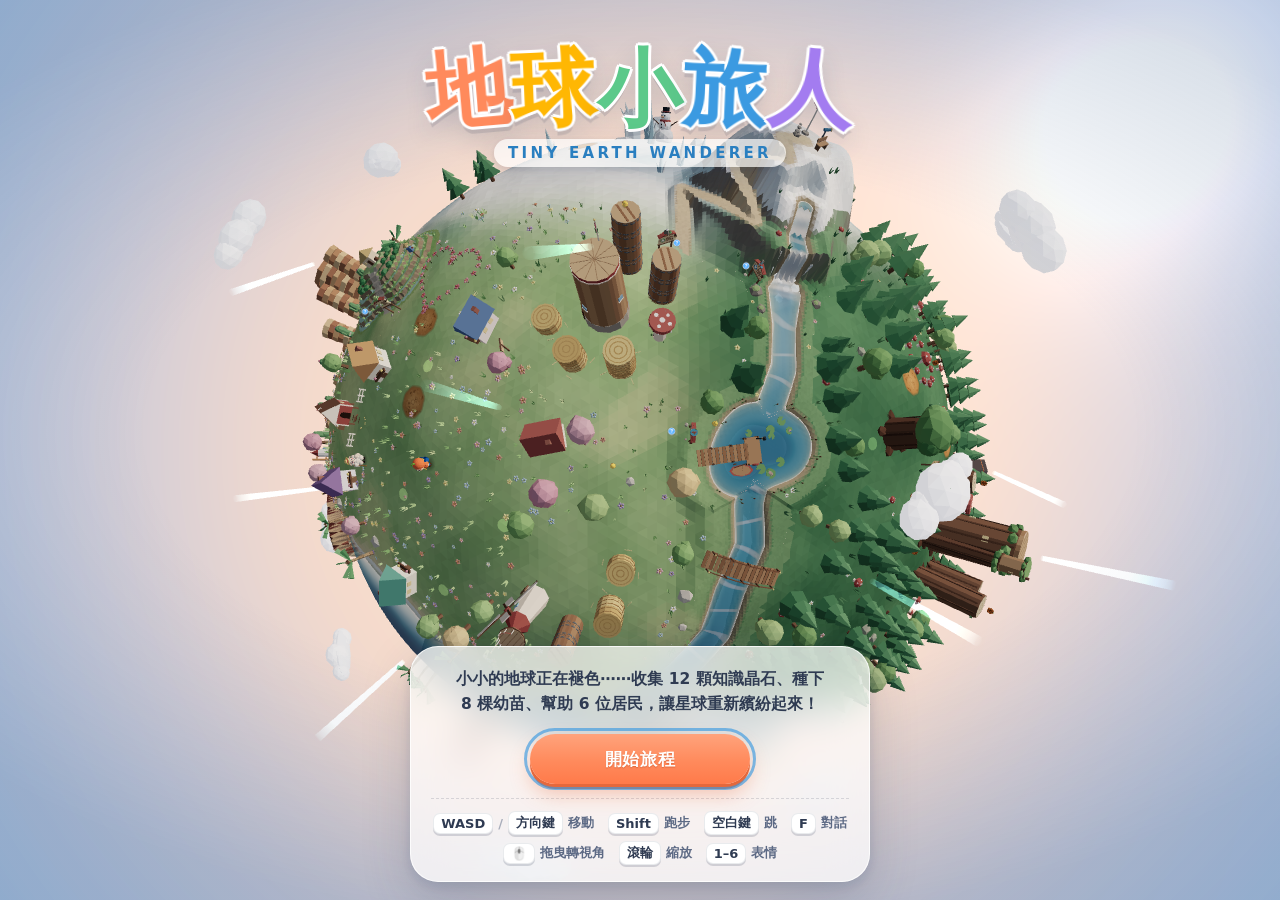
<file: game/index.html>
<!DOCTYPE html>
<html lang="zh-Hant">
<head>
  <meta charset="UTF-8">
  <meta name="viewport" content="width=device-width, initial-scale=1, maximum-scale=1, user-scalable=no, viewport-fit=cover">
  <meta name="theme-color" content="#7cc6ff">
  <meta name="apple-mobile-web-app-capable" content="yes">
  <meta name="mobile-web-app-capable" content="yes">
  <title>地球小旅人</title>
  <link rel="stylesheet" href="style.css">
  <link rel="stylesheet" href="css/controls.css">
  <link rel="stylesheet" href="css/ui.css">
  <script type="importmap">
  {
    "imports": {
      "three": "./lib/three.module.min.js",
      "three/addons/": "./lib/addons/"
    }
  }
  </script>
</head>
<body>
  <div id="app">
    <canvas id="game"></canvas>
    <div id="touch"></div>
    <div id="ui"></div>
    <div id="boot">
      <div class="boot-planet"></div>
      <div class="boot-text">星球載入中…</div>
    </div>
  </div>
  <script type="module" src="js/main.js"></script>
</body>
</html>
</file>
<file: game/style.css>
/* 基礎版面（整合者）。介面樣式在 css/ui.css，操控樣式在 css/controls.css。 */
* { box-sizing: border-box; -webkit-tap-highlight-color: transparent; }

html, body {
  margin: 0;
  width: 100%;
  height: 100%;
  overflow: hidden;
  overscroll-behavior: none;
  background: #7cc6ff;
  color: #2f3b52;
  font-family: system-ui, -apple-system, "PingFang TC", "Noto Sans TC", "Microsoft JhengHei", sans-serif;
  -webkit-user-select: none;
  user-select: none;
  -webkit-touch-callout: none;
}

#app {
  position: fixed;
  inset: 0;
  overflow: hidden;
}

#game {
  position: absolute;
  inset: 0;
  width: 100%;
  height: 100%;
  display: block;
  touch-action: none;
  z-index: 0;
  outline: none;
}

#touch {
  position: absolute;
  inset: 0;
  z-index: 10;
  pointer-events: none;
}

#ui {
  position: absolute;
  inset: 0;
  z-index: 20;
  pointer-events: none;
}

#boot {
  position: absolute;
  inset: 0;
  z-index: 100;
  display: flex;
  flex-direction: column;
  align-items: center;
  justify-content: center;
  gap: 18px;
  background: linear-gradient(180deg, #7cc6ff 0%, #ffe3c2 100%);
  transition: opacity 0.6s ease;
}
#boot.hidden { opacity: 0; pointer-events: none; }
#boot.error .boot-text { color: #b3261e; max-width: 80vw; text-align: center; line-height: 1.5; }

.boot-planet {
  width: 72px;
  height: 72px;
  border-radius: 50%;
  background: radial-gradient(circle at 35% 30%, #b8f08f 0%, #5fb05a 45%, #3fa7d6 46%, #2a7fc0 100%);
  box-shadow: 0 8px 24px rgba(47, 59, 82, 0.25);
  animation: boot-spin 2.4s linear infinite;
}
.boot-text { font-size: 16px; font-weight: 600; letter-spacing: 0.1em; }

@keyframes boot-spin {
  from { transform: rotate(0deg); }
  to { transform: rotate(360deg); }
}
</file>
<file: game/css/controls.css>
/* 操控元件（分身 3）：浮動搖桿與跳躍鈕。只在觸控模式且啟用時顯示。 */

.tew-controls {
  position: absolute;
  inset: 0;
  pointer-events: none;
  opacity: 0;
  visibility: hidden;
  transition: opacity 0.35s ease, visibility 0s linear 0.35s;
  -webkit-user-select: none;
  user-select: none;
  -webkit-touch-callout: none;
}
.tew-controls.is-touch.is-enabled {
  opacity: 1;
  visibility: visible;
  transition: opacity 0.35s ease, visibility 0s linear 0s;
}

/* 讀取 safe-area 用的隱形探針 */
.tew-safe-probe {
  position: absolute;
  left: 0;
  top: 0;
  width: 0;
  height: 0;
  visibility: hidden;
  pointer-events: none;
  padding: env(safe-area-inset-top, 0px) env(safe-area-inset-right, 0px)
    env(safe-area-inset-bottom, 0px) env(safe-area-inset-left, 0px);
}

/* ---- 浮動搖桿 ---- */
.tew-joy {
  position: absolute;
  width: 128px;
  height: 128px;
  margin: -64px 0 0 -64px; /* left/top 是中心點 */
  border-radius: 50%;
  pointer-events: none; /* 觸控由畫布接收，這裡只是視覺 */
  background: radial-gradient(circle at 50% 50%,
    rgba(255, 255, 255, 0.10) 0%, rgba(255, 255, 255, 0.22) 62%, rgba(255, 255, 255, 0.34) 100%);
  border: 2px solid rgba(255, 255, 255, 0.7);
  box-shadow:
    0 6px 20px rgba(30, 40, 70, 0.22),
    inset 0 0 0 1px rgba(47, 59, 82, 0.14),
    inset 0 2px 10px rgba(47, 59, 82, 0.12);
  transition: opacity 0.25s ease, border-color 0.2s ease;
}
/* 待機時在左下角顯示淡淡的提示位置 */
.tew-joy.idle {
  left: calc(36px + 64px + env(safe-area-inset-left, 0px));
  top: calc(100% - 44px - 64px - env(safe-area-inset-bottom, 0px));
  opacity: 0.42;
}
.tew-joy.active { opacity: 1; }
.tew-joy::before {
  /* 四個方向的小刻度 */
  content: '';
  position: absolute;
  inset: 10px;
  border-radius: 50%;
  background:
    radial-gradient(circle at 50% 4px, rgba(255, 255, 255, 0.85) 0 2.5px, transparent 3px),
    radial-gradient(circle at 50% calc(100% - 4px), rgba(255, 255, 255, 0.85) 0 2.5px, transparent 3px),
    radial-gradient(circle at 4px 50%, rgba(255, 255, 255, 0.85) 0 2.5px, transparent 3px),
    radial-gradient(circle at calc(100% - 4px) 50%, rgba(255, 255, 255, 0.85) 0 2.5px, transparent 3px);
}

.tew-joy-knob {
  position: absolute;
  left: 50%;
  top: 50%;
  width: 58px;
  height: 58px;
  margin: -29px 0 0 -29px;
  border-radius: 50%;
  background: radial-gradient(circle at 38% 32%, #ffffff 0%, rgba(255, 255, 255, 0.92) 45%, rgba(228, 236, 248, 0.9) 100%);
  border: 1px solid rgba(47, 59, 82, 0.12);
  box-shadow: 0 4px 12px rgba(30, 40, 70, 0.3), inset 0 -3px 6px rgba(47, 59, 82, 0.1);
  will-change: transform;
}
.tew-joy.idle .tew-joy-knob { transition: transform 0.18s ease-out; }
/* 推到底 = 跑步：暖色光暈 */
.tew-joy.running { border-color: rgba(255, 214, 120, 0.95); }
.tew-joy.running .tew-joy-knob {
  background: radial-gradient(circle at 38% 32%, #fff8e6 0%, #ffe3a3 55%, #ffc56b 100%);
  box-shadow: 0 0 0 5px rgba(255, 200, 100, 0.28), 0 4px 12px rgba(30, 40, 70, 0.3);
}

/* ---- 跳躍鈕 ---- */
.tew-jump {
  position: absolute;
  right: calc(24px + env(safe-area-inset-right, 0px));
  bottom: calc(28px + env(safe-area-inset-bottom, 0px));
  width: 88px;
  height: 88px;
  border-radius: 50%;
  pointer-events: auto;
  touch-action: none;
  cursor: pointer;
  display: flex;
  flex-direction: column;
  align-items: center;
  justify-content: center;
  gap: 0;
  color: #2f3b52;
  background: radial-gradient(circle at 40% 30%, rgba(255, 255, 255, 0.78) 0%, rgba(255, 255, 255, 0.5) 70%, rgba(255, 255, 255, 0.42) 100%);
  border: 2px solid rgba(255, 255, 255, 0.9);
  box-shadow:
    0 6px 18px rgba(30, 40, 70, 0.28),
    inset 0 0 0 1px rgba(47, 59, 82, 0.1),
    inset 0 -4px 10px rgba(47, 59, 82, 0.1);
  transition: transform 0.08s ease-out, background 0.12s ease, box-shadow 0.12s ease;
}
.tew-jump svg { display: block; margin-top: 2px; filter: drop-shadow(0 1px 0 rgba(255, 255, 255, 0.6)); }
.tew-jump-label {
  font-size: 15px;
  font-weight: 700;
  line-height: 1;
  margin-top: 1px;
  letter-spacing: 0.05em;
  text-shadow: 0 1px 0 rgba(255, 255, 255, 0.6);
}
.tew-jump.pressed {
  transform: scale(0.9);
  background: radial-gradient(circle at 40% 30%, #ffffff 0%, rgba(255, 244, 214, 0.92) 100%);
  box-shadow:
    0 2px 8px rgba(30, 40, 70, 0.3),
    0 0 0 6px rgba(255, 255, 255, 0.25),
    inset 0 2px 8px rgba(47, 59, 82, 0.16);
}

/* ---- 情境互動鈕（v2）：跳躍鈕左邊，有提示時才彈出 ---- */
.tew-act {
  position: absolute;
  right: calc(124px + env(safe-area-inset-right, 0px));
  bottom: calc(40px + env(safe-area-inset-bottom, 0px));
  width: 64px;
  height: 64px;
  border-radius: 50%;
  pointer-events: none;
  touch-action: none;
  cursor: pointer;
  display: flex;
  flex-direction: column;
  align-items: center;
  justify-content: center;
  color: #2f3b52;
  background: radial-gradient(circle at 40% 30%, #ffffff 0%, rgba(255, 250, 238, 0.92) 62%, rgba(255, 236, 200, 0.88) 100%);
  border: 2px solid rgba(255, 255, 255, 0.95);
  box-shadow:
    0 6px 18px rgba(30, 40, 70, 0.26),
    0 0 0 4px rgba(255, 207, 77, 0.32),
    inset 0 -3px 8px rgba(47, 59, 82, 0.1);
  opacity: 0;
  visibility: hidden;
  transform: scale(0.35);
  transition: opacity 0.18s ease, transform 0.2s ease-in, visibility 0s linear 0.2s;
}
.tew-act.show {
  pointer-events: auto;
  opacity: 1;
  visibility: visible;
  transform: scale(1);
  transition: opacity 0.2s ease, transform 0.42s cubic-bezier(0.34, 1.56, 0.64, 1), visibility 0s linear 0s;
  animation: tew-act-glow 1.8s ease-in-out 0.45s infinite;
}
/* 非觸控或停用時整組控制都隱藏；.show 的 visibility: visible 不可讓它在透明狀態下還能被點到 */
.tew-controls:not(.is-touch) .tew-act,
.tew-controls:not(.is-enabled) .tew-act {
  visibility: hidden !important;
  pointer-events: none !important;
}
.tew-act-ic {
  font-size: 25px;
  line-height: 1;
  margin-top: 1px;
}
.tew-act-label {
  max-width: 56px;
  margin-top: 2px;
  font-size: 11.5px;
  font-weight: 800;
  line-height: 1.05;
  letter-spacing: 0.04em;
  white-space: nowrap;
  overflow: hidden;
  text-overflow: ellipsis;
  text-shadow: 0 1px 0 rgba(255, 255, 255, 0.7);
}
.tew-act.no-label .tew-act-ic { font-size: 30px; }
.tew-act.no-label .tew-act-label { display: none; }
.tew-act.show.bump { animation: tew-act-bump 0.4s cubic-bezier(0.34, 1.56, 0.64, 1), tew-act-glow 1.8s ease-in-out 0.45s infinite; }
.tew-act.show.pressed {
  transform: scale(0.88);
  transition: transform 0.06s ease-out;
  background: radial-gradient(circle at 40% 30%, #ffffff 0%, #ffe9b0 100%);
}
@keyframes tew-act-glow {
  0%, 100% { box-shadow: 0 6px 18px rgba(30, 40, 70, 0.26), 0 0 0 4px rgba(255, 207, 77, 0.32), inset 0 -3px 8px rgba(47, 59, 82, 0.1); }
  50% { box-shadow: 0 6px 18px rgba(30, 40, 70, 0.26), 0 0 0 8px rgba(255, 207, 77, 0.16), inset 0 -3px 8px rgba(47, 59, 82, 0.1); }
}
@keyframes tew-act-bump {
  40% { transform: scale(0.84); }
  75% { transform: scale(1.1); }
}

/* 小螢幕橫放：按鈕稍微靠內，避免貼邊 */
@media (max-height: 420px) and (orientation: landscape) {
  .tew-joy.idle { top: calc(100% - 30px - 64px - env(safe-area-inset-bottom, 0px)); }
}

@media (prefers-reduced-motion: reduce) {
  .tew-controls, .tew-joy, .tew-jump, .tew-joy-knob, .tew-act, .tew-radar { transition: none !important; }
  .tew-act.show, .tew-act.show.bump { animation: none !important; }
}


/* ---- 雷達小地圖（v2）：右上角設定鈕下方。桌機/觸控都顯示，不接收點擊 ---- */
.tew-radar {
  --radar-size: 112px;
  position: absolute;
  top: calc(84px + env(safe-area-inset-top, 0px));
  right: calc(16px + env(safe-area-inset-right, 0px));
  width: var(--radar-size);
  height: var(--radar-size);
  border-radius: 50%;
  pointer-events: none;
  overflow: hidden;
  background: radial-gradient(circle at 50% 42%, rgba(255, 255, 255, 0.62) 0%, rgba(236, 246, 255, 0.58) 60%, rgba(214, 234, 252, 0.62) 100%);
  -webkit-backdrop-filter: blur(10px) saturate(1.35);
  backdrop-filter: blur(10px) saturate(1.35);
  border: 2px solid rgba(255, 255, 255, 0.85);
  box-shadow: 0 8px 22px rgba(36, 58, 96, 0.18), 0 2px 6px rgba(36, 58, 96, 0.1), inset 0 0 0 1px rgba(59, 154, 225, 0.12);
  opacity: 0;
  visibility: hidden;
  transform: scale(0.85);
  transition: opacity 0.35s ease, transform 0.45s cubic-bezier(0.34, 1.56, 0.64, 1), visibility 0s linear 0.45s;
}
.tew-radar.is-visible {
  opacity: 1;
  visibility: visible;
  transform: scale(1);
  transition: opacity 0.35s ease, transform 0.45s cubic-bezier(0.34, 1.56, 0.64, 1), visibility 0s linear 0s;
}
.tew-radar canvas {
  position: absolute;
  inset: 0;
  width: 100%;
  height: 100%;
  display: block;
}
@supports not ((backdrop-filter: blur(1px)) or (-webkit-backdrop-filter: blur(1px))) {
  .tew-radar { background: radial-gradient(circle at 50% 42%, rgba(255, 255, 255, 0.9) 0%, rgba(232, 244, 255, 0.9) 100%); }
}
@media (max-width: 600px), (max-height: 520px) and (orientation: landscape) {
  .tew-radar { --radar-size: 96px; }
}
/* 很矮的橫向手機：設定鈕下方放不下（會碰到表情鈕），改放到右上按鈕列的左邊 */
@media (max-height: 400px) and (orientation: landscape) {
  .tew-radar {
    --radar-size: 88px;
    top: calc(10px + env(safe-area-inset-top, 0px));
    right: calc(122px + env(safe-area-inset-right, 0px));
  }
}
</file>
<file: game/css/ui.css>
/* 分身 5：介面樣式。所有 class 以 tw- 開頭，避免和其他模組衝突。 */

.tw-root {
  --st: env(safe-area-inset-top, 0px);
  --sr: env(safe-area-inset-right, 0px);
  --sb: env(safe-area-inset-bottom, 0px);
  --sl: env(safe-area-inset-left, 0px);
  --ink: #2f3b52;
  --ink-soft: #5d6a85;
  --glass: rgba(255, 255, 255, 0.72);
  --glass-strong: rgba(255, 255, 255, 0.86);
  --line: rgba(47, 59, 82, 0.08);
  --shadow: 0 8px 24px rgba(36, 58, 96, 0.16), 0 2px 6px rgba(36, 58, 96, 0.1);
  --shadow-lg: 0 18px 48px rgba(36, 58, 96, 0.22), 0 4px 12px rgba(36, 58, 96, 0.12);
  --coral: #ff8a5c;
  --coral-d: #e5683c;
  --sun: #ffcf4d;
  --mint: #4fc287;
  --sky: #3b9ae1;
  --sky-d: #2a7fc0;
  --violet: #a37cf0;
  --pop: cubic-bezier(0.34, 1.56, 0.64, 1);
  --edge: 12px;
  color: var(--ink);
  font-family: inherit;
  -webkit-font-smoothing: antialiased;
}

:where(.tw-root button) {
  font: inherit;
  color: inherit;
  border: 0;
  margin: 0;
  cursor: pointer;
  pointer-events: auto;
  -webkit-tap-highlight-color: transparent;
  touch-action: manipulation;
}
:where(.tw-root button):focus { outline: none; }
:where(.tw-root button):focus-visible { outline: 3px solid rgba(59, 154, 225, 0.65); outline-offset: 3px; }
.tw-root [hidden] { display: none !important; }

/* 霧面玻璃（不支援 backdrop-filter 時用較不透明的白底） */
.tw-glass {
  background: var(--glass);
  -webkit-backdrop-filter: blur(12px) saturate(1.4);
  backdrop-filter: blur(12px) saturate(1.4);
  box-shadow: var(--shadow);
  border: 1px solid rgba(255, 255, 255, 0.7);
}
@supports not ((backdrop-filter: blur(1px)) or (-webkit-backdrop-filter: blur(1px))) {
  .tw-glass { background: rgba(255, 255, 255, 0.93); }
  .tw-root { --glass-strong: rgba(255, 255, 255, 0.96); }
}

/* ===================== HUD ===================== */
.tw-hud {
  position: absolute;
  inset: 0;
  pointer-events: none;
  opacity: 0;
  visibility: hidden;
  transition: opacity 0.45s ease, visibility 0s linear 0.45s;
}
.tw-root.is-playing .tw-hud {
  opacity: 1;
  visibility: visible;
  transition: opacity 0.6s ease 0.4s, visibility 0s;
}
.tw-hud.is-dimmed .tw-emote,
.tw-hud.is-dimmed .tw-topright { opacity: 0.35; pointer-events: none; }
.tw-hud.is-dimmed .tw-emote *,
.tw-hud.is-dimmed .tw-topright * { pointer-events: none; }

/* ---- 左欄（進度 →〔窄螢幕〕指南針 → 任務） ---- */
.tw-left {
  position: absolute;
  top: calc(var(--edge) + var(--st));
  left: calc(var(--edge) + var(--sl));
  display: flex;
  flex-direction: column;
  align-items: flex-start;
  gap: 8px;
  pointer-events: none;
}

/* ---- 進度（左上） ---- */
.tw-progress {
  position: relative;
  padding: 6px 8px 8px;
  border-radius: 18px;
  display: flex;
  flex-direction: column;
  gap: 6px;
}
.tw-chips { display: flex; gap: 6px; }
.tw-chip {
  display: flex;
  align-items: baseline;
  gap: 2px;
  padding: 4px 10px 4px 7px;
  min-height: 30px;
  align-items: center;
  border-radius: 999px;
  background: rgba(255, 255, 255, 0.8);
  box-shadow: inset 0 -2px 0 rgba(47, 59, 82, 0.06);
  font-size: 15px;
  line-height: 1;
  white-space: nowrap;
  transform-origin: 50% 60%;
}
.tw-chip-ic { font-size: 16px; margin-right: 3px; }
.tw-chip-v { font-weight: 800; font-size: 17px; font-variant-numeric: tabular-nums; }
.tw-chip-tot { color: var(--ink-soft); font-weight: 600; font-size: 13px; font-variant-numeric: tabular-nums; }
.tw-chip.is-pop { animation: tw-pop 0.6s var(--pop); }
.tw-chip.is-pop .tw-chip-v { color: var(--coral-d); }
@keyframes tw-pop {
  0% { transform: scale(1); }
  30% { transform: scale(1.32) rotate(-4deg); }
  60% { transform: scale(0.94) rotate(2deg); }
  100% { transform: scale(1); }
}
.tw-bar {
  height: 7px;
  border-radius: 999px;
  background: rgba(47, 59, 82, 0.1);
  overflow: hidden;
  margin: 0 3px;
}
.tw-bar-fill {
  height: 100%;
  width: 100%;
  border-radius: inherit;
  background: linear-gradient(90deg, var(--sky) 0%, var(--mint) 50%, var(--sun) 100%);
  transform-origin: 0 50%;
  transform: scaleX(0);
  transition: transform 0.9s var(--pop);
}
.tw-progress.is-done .tw-bar-fill { animation: tw-shine 1.6s ease-in-out infinite; }
@keyframes tw-shine { 50% { filter: brightness(1.25) saturate(1.2); } }

/* ---- 指南針（上方中央） ---- */
.tw-compass {
  position: absolute;
  top: calc(var(--edge) + var(--st));
  left: 50%;
  display: flex;
  flex-direction: column;
  padding: 5px 12px 5px 5px;
  border-radius: 26px;
  max-width: min(46vw, 280px);
  transform: translate(-50%, -12px) scale(0.9);
  opacity: 0;
  transition: opacity 0.3s ease, transform 0.4s var(--pop);
}
.tw-compass.is-visible { opacity: 1; transform: translate(-50%, 0) scale(1); }
.tw-compass-row { display: flex; align-items: center; gap: 9px; min-width: 0; }
/* 窄螢幕：指南針放在左欄（進度卡下方），避開右上的雷達區 */
.tw-left .tw-compass {
  position: relative;
  top: auto;
  left: auto;
  max-width: calc(100vw - var(--edge) - var(--sl) - var(--sr) - 140px);
  transform: translateY(-8px) scale(0.92);
  transform-origin: 0 0;
}
.tw-left .tw-compass.is-visible { transform: none; }
.tw-left .tw-compass:not(.is-visible) { display: none; }
.tw-compass.is-levelup { animation: tw-levelup 0.9s var(--pop); }
@keyframes tw-levelup {
  30% { box-shadow: var(--shadow), 0 0 0 6px rgba(255, 207, 77, 0.55); }
  100% { box-shadow: var(--shadow), 0 0 0 0 rgba(255, 207, 77, 0); }
}
.tw-compass-dial {
  position: relative;
  flex: none;
  width: 40px;
  height: 40px;
  border-radius: 50%;
  background: radial-gradient(circle at 35% 30%, #ffffff 0%, #eaf5ff 70%, #d7ebfb 100%);
  box-shadow: inset 0 0 0 2px rgba(59, 154, 225, 0.25);
}
.tw-compass.is-pingstart .tw-compass-dial { animation: tw-ping-start 0.8s var(--pop); }
@keyframes tw-ping-start {
  0% { box-shadow: inset 0 0 0 2px rgba(59, 154, 225, 0.25), 0 0 0 0 rgba(59, 154, 225, 0.6); }
  60% { box-shadow: inset 0 0 0 2px rgba(59, 154, 225, 0.25), 0 0 0 14px rgba(59, 154, 225, 0); }
  30% { transform: scale(1.15); }
}
.tw-compass-arrow {
  position: absolute;
  inset: 5px;
  transition: opacity 0.25s ease;
}
.tw-compass-arrow svg { width: 100%; height: 100%; display: block; fill: var(--coral); filter: drop-shadow(0 1px 1px rgba(229, 104, 60, 0.4)); }
.tw-compass-seen {
  position: absolute;
  inset: 0;
  display: grid;
  place-items: center;
  font-size: 20px;
  opacity: 0;
  transform: scale(0.4);
  transition: opacity 0.25s ease, transform 0.35s var(--pop);
}
.tw-compass.is-seen .tw-compass-arrow { opacity: 0; }
.tw-compass.is-seen .tw-compass-seen { opacity: 1; transform: scale(1); }
/* 沒有箭頭（Lv0 或沒有目標）：轉盤中間顯示生態區圖示 */
.tw-compass-biome {
  position: absolute;
  inset: 0;
  display: grid;
  place-items: center;
  font-size: 21px;
  line-height: 1;
  opacity: 0;
  transform: scale(0.4) rotate(-30deg);
  transition: opacity 0.25s ease, transform 0.4s var(--pop);
}
.tw-compass.is-badge .tw-compass-arrow,
.tw-compass.is-badge .tw-compass-seen { opacity: 0; transform: scale(0.4); }
.tw-compass.is-badge .tw-compass-biome { opacity: 1; transform: none; }
.tw-compass.is-badge .tw-compass-dial { background: radial-gradient(circle at 35% 30%, #ffffff 0%, #f3f7ec 70%, #e3edd6 100%); box-shadow: inset 0 0 0 2px rgba(79, 194, 135, 0.28); }
.tw-compass.is-badge.is-lv0 .tw-compass-dial::after {
  content: '🔒';
  position: absolute;
  right: -5px;
  bottom: -4px;
  font-size: 12px;
  line-height: 1;
  filter: drop-shadow(0 1px 1px rgba(36, 58, 96, 0.3));
}
/* 訊號倒數圈 */
.tw-compass-ring {
  position: absolute;
  inset: -5px;
  width: calc(100% + 10px);
  height: calc(100% + 10px);
  transform: rotate(-90deg);
  opacity: 0;
  transition: opacity 0.3s ease;
  overflow: visible;
  pointer-events: none;
}
.tw-compass-ring circle { fill: none; stroke-width: 3.2; }
.tw-ring-bg { stroke: rgba(59, 154, 225, 0.16); }
.tw-ring-fg { stroke: var(--sky); stroke-linecap: round; transition: stroke-dashoffset 0.25s linear, stroke 0.3s; }
.tw-compass.is-ping .tw-compass-ring { opacity: 1; }
.tw-compass.is-urgent .tw-ring-fg { stroke: var(--coral); animation: tw-blink 0.5s steps(2, jump-none) infinite; }
@keyframes tw-blink { 50% { opacity: 0.35; } }
/* 指南針等級點 */
.tw-pips { flex: none; display: flex; flex-direction: column-reverse; gap: 3px; margin-left: 2px; }
.tw-pip {
  display: block;
  width: 7px;
  height: 7px;
  border-radius: 50%;
  background: rgba(47, 59, 82, 0.14);
  box-shadow: inset 0 1px 1px rgba(47, 59, 82, 0.12);
  transition: background 0.3s ease, transform 0.4s var(--pop);
}
.tw-pip.on { background: linear-gradient(135deg, #ffe07a, #ffb703); box-shadow: 0 0 0 1px rgba(229, 150, 20, 0.35), 0 0 6px rgba(255, 183, 3, 0.55); }
.tw-compass.is-levelup .tw-pip.on { animation: tw-pop 0.6s var(--pop); }
/* Lv0 偶爾出現的提示 */
.tw-compass-hint {
  display: grid;
  grid-template-rows: 0fr;
  width: 0;          /* 收起時不撐寬指南針 */
  min-width: 100%;
  opacity: 0;
  transition: grid-template-rows 0.35s ease, opacity 0.3s ease, margin 0.35s ease;
}
.tw-compass-hint-in {
  overflow: hidden;
  min-height: 0;
  font-size: 12.5px;
  font-weight: 700;
  line-height: 1.45;
  color: #8a5a12;
  text-wrap: balance;
  word-break: keep-all;
  overflow-wrap: anywhere;
}
.tw-compass.has-hint .tw-compass-hint {
  width: auto;
  grid-template-rows: 1fr;
  opacity: 1;
  margin: 5px 0 2px 5px;
}
.tw-compass.has-hint .tw-compass-hint-in {
  padding: 5px 9px;
  border-radius: 12px;
  background: rgba(255, 207, 77, 0.22);
}
.tw-compass-text { min-width: 0; display: flex; flex-direction: column; gap: 1px; }
.tw-compass-label {
  font-size: 14px;
  font-weight: 800;
  line-height: 1.2;
  white-space: nowrap;
  overflow: hidden;
  text-overflow: ellipsis;
}
.tw-compass-dist {
  font-size: 12px;
  font-weight: 600;
  color: var(--ink-soft);
  line-height: 1.2;
  white-space: nowrap;
  font-variant-numeric: tabular-nums;
}

/* ---- 提示訊息 ---- */
.tw-toasts {
  position: absolute;
  top: calc(var(--edge) + var(--st) + 60px); /* JS 會依版面重新計算 top 與 width */
  left: 50%;
  transform: translateX(-50%);
  width: min(86vw, 420px);
  display: flex;
  flex-direction: column;
  align-items: center;
  gap: 8px;
  pointer-events: none;
}
.tw-toast {
  max-width: 100%;
  padding: 9px 18px;
  border-radius: 18px;
  font-size: 15px;
  font-weight: 700;
  line-height: 1.4;
  text-align: center;
  word-break: keep-all;
  overflow-wrap: anywhere;
  background: var(--glass-strong);
  opacity: 0;
  transform: translateY(-10px) scale(0.9);
}
.tw-toast.is-in { animation: tw-toast-in 0.45s var(--pop) forwards; }
.tw-toast.is-out { animation: tw-toast-out 0.3s ease forwards; }
@keyframes tw-toast-in { to { opacity: 1; transform: none; } }
/* 直立手機：從下方（表情鈕上方）往上疊 */
.tw-toasts.is-bottom { top: auto; bottom: calc(204px + var(--sb)); }
.tw-toasts.is-bottom .tw-toast { transform: translateY(10px) scale(0.9); }
@keyframes tw-toast-out { from { opacity: 1; transform: none; } to { opacity: 0; transform: translateY(-8px) scale(0.95); } }

/* ---- 右上按鈕 ---- */
.tw-topright {
  position: absolute;
  top: calc(var(--edge) + var(--st));
  right: calc(var(--edge) + var(--sr));
  display: flex;
  gap: 8px;
  transition: opacity 0.3s ease;
}
.tw-iconbtn {
  width: 46px;
  height: 46px;
  border-radius: 50%;
  display: grid;
  place-items: center;
  font-size: 21px;
  line-height: 1;
  transition: transform 0.25s var(--pop), background 0.2s ease;
}
.tw-iconbtn:hover { transform: scale(1.08); }
.tw-iconbtn:active { transform: scale(0.9); }
.tw-iconbtn.is-off { background: rgba(235, 238, 245, 0.85); }
.tw-iconbtn.is-bump, .tw-emote-btn.is-bump { animation: tw-bump 0.45s var(--pop); }
@keyframes tw-bump { 40% { transform: scale(0.82); } 75% { transform: scale(1.12); } }

/* ---- 表情 ---- */
.tw-emote {
  position: absolute;
  right: calc(40px + var(--sr));
  bottom: calc(136px + var(--sb));
  width: 56px;
  height: 56px;
  transition: opacity 0.3s ease;
}
.tw-emote-btn {
  width: 56px;
  height: 56px;
  border-radius: 50%;
  font-size: 28px;
  line-height: 1;
  display: grid;
  place-items: center;
  transition: transform 0.25s var(--pop);
}
.tw-emote-btn:hover { transform: scale(1.06); }
.tw-emote-btn:active { transform: scale(0.9); }
.tw-emote.is-open .tw-emote-btn { background: #fff; box-shadow: var(--shadow), 0 0 0 4px rgba(255, 138, 92, 0.35); }
.tw-emote-picker {
  position: absolute;
  right: -4px;
  bottom: 66px;
  display: grid;
  grid-template-columns: repeat(3, 48px);
  gap: 6px;
  padding: 8px;
  border-radius: 22px;
  transform-origin: calc(100% - 32px) 100%;
  transform: scale(0.4) translateY(20px);
  opacity: 0;
  visibility: hidden;
  pointer-events: none;
  transition: transform 0.3s var(--pop), opacity 0.2s ease, visibility 0s linear 0.3s;
}
.tw-emote-picker::after {
  content: '';
  position: absolute;
  right: 26px;
  bottom: -7px;
  width: 14px;
  height: 14px;
  background: inherit;
  transform: rotate(45deg);
  border-radius: 0 0 4px 0;
  box-shadow: 3px 3px 6px rgba(36, 58, 96, 0.08);
}
.tw-emote.is-open .tw-emote-picker {
  transform: none;
  opacity: 1;
  visibility: visible;
  pointer-events: auto;
  transition: transform 0.35s var(--pop), opacity 0.2s ease, visibility 0s;
}
.tw-emote-item {
  position: relative;
  width: 48px;
  height: 48px;
  border-radius: 16px;
  background: rgba(255, 255, 255, 0.75);
  font-size: 26px;
  line-height: 1;
  display: grid;
  place-items: center;
  transition: transform 0.2s var(--pop), background 0.2s ease;
}
.tw-emote.is-open .tw-emote-item { animation: tw-item-in 0.4s var(--pop) both; animation-delay: calc(var(--i) * 30ms); }
@keyframes tw-item-in { from { transform: scale(0.3); opacity: 0; } }
.tw-emote-item:hover { background: #fff; transform: scale(1.12); }
.tw-emote-item:active { transform: scale(0.9); }
.tw-emote-key {
  position: absolute;
  right: 3px;
  bottom: 2px;
  font-size: 10px;
  font-weight: 800;
  color: var(--ink-soft);
  opacity: 0.7;
}
@media (pointer: coarse) { .tw-emote-key { display: none; } }

/* ===================== 世界座標上的元素 ===================== */
.tw-world { position: absolute; inset: 0; pointer-events: none; overflow: hidden; }

.tw-marker {
  position: absolute;
  left: 0;
  top: 0;
  width: 0;
  height: 0;
  opacity: 0;
  transition: opacity 0.25s ease;
  will-change: transform;
}
.tw-marker.is-visible { opacity: 1; }
.tw-marker-pin {
  position: absolute;
  left: -17px;
  bottom: 22px;
  width: 34px;
  height: 34px;
  border-radius: 50% 50% 50% 4px;
  transform: rotate(-45deg);
  background: linear-gradient(135deg, #ffb08f, var(--coral));
  border: 3px solid #fff;
  box-shadow: 0 6px 14px rgba(229, 104, 60, 0.35);
  display: grid;
  place-items: center;
  animation: tw-bounce 1.1s ease-in-out infinite;
}
.tw-marker-pin span { transform: rotate(45deg); color: #fff; font-size: 15px; font-weight: 900; }
@keyframes tw-bounce {
  0%, 100% { translate: 0 0; }
  50% { translate: 0 -10px; }
}

.tw-bubble {
  position: absolute;
  left: 0;
  top: 0;
  width: 0;
  height: 0;
  will-change: transform;
  transition: opacity 0.2s ease;
}
.tw-bubble.is-hidden { opacity: 0; }
.tw-bubble-in {
  position: absolute;
  left: -27px;
  bottom: 12px;
  width: 54px;
  height: 48px;
  border-radius: 20px;
  background: #fff;
  box-shadow: var(--shadow);
  display: grid;
  place-items: center;
  font-size: 28px;
  line-height: 1;
  transform-origin: 50% 120%;
}
.tw-bubble-in::after {
  content: '';
  position: absolute;
  left: 50%;
  bottom: -6px;
  width: 14px;
  height: 14px;
  margin-left: -7px;
  background: #fff;
  border-radius: 0 0 4px 0;
  transform: rotate(45deg);
}
.tw-bubble-in.is-pop { animation: tw-bubble-pop 0.5s var(--pop) both, tw-float 2.4s ease-in-out 0.5s infinite; }
.tw-bubble.is-out .tw-bubble-in { animation: tw-bubble-out 0.35s ease forwards; }
@keyframes tw-bubble-pop { from { transform: scale(0.2); opacity: 0; } }
@keyframes tw-float { 50% { translate: 0 -5px; } }
@keyframes tw-bubble-out { to { transform: translateY(-14px) scale(0.85); opacity: 0; } }

/* ===================== 對話框 ===================== */
.tw-modals { position: absolute; inset: 0; pointer-events: none; }
.tw-modal {
  position: absolute;
  inset: 0;
  display: flex;
  align-items: center;
  justify-content: center;
  padding: calc(16px + var(--st)) calc(16px + var(--sr)) calc(16px + var(--sb)) calc(16px + var(--sl));
  background: rgba(40, 70, 110, 0.28);
  pointer-events: auto;
  overflow: hidden;
}
.tw-modal.is-open { animation: tw-fade 0.3s ease both; }
@keyframes tw-fade { from { opacity: 0; } }

.tw-card {
  position: relative;
  width: 100%;
  max-width: 420px;
  max-height: 100%;
  overflow-y: auto;
  overscroll-behavior: contain;
  padding: 22px 22px 20px;
  border-radius: 28px;
  background: var(--glass-strong);
  -webkit-backdrop-filter: blur(18px) saturate(1.5);
  backdrop-filter: blur(18px) saturate(1.5);
  box-shadow: var(--shadow-lg);
  border: 1px solid rgba(255, 255, 255, 0.8);
  text-align: center;
  scrollbar-width: thin;
}
.tw-modal.is-open .tw-card { animation: tw-card-in 0.5s var(--pop) both; }
@keyframes tw-card-in { from { transform: translateY(24px) scale(0.92); opacity: 0; } }

.tw-card-head { display: flex; align-items: center; justify-content: space-between; margin: -4px -6px 12px 0; }
.tw-card-title { margin: 0; font-size: 22px; font-weight: 900; }
.tw-close {
  width: 44px;
  height: 44px;
  border-radius: 50%;
  background: rgba(47, 59, 82, 0.06);
  font-size: 18px;
  font-weight: 800;
  color: var(--ink-soft);
  transition: transform 0.2s var(--pop), background 0.2s;
}
.tw-close:hover { background: rgba(47, 59, 82, 0.12); transform: rotate(90deg); }

/* ---- 按鈕 ---- */
.tw-btnrow { display: flex; gap: 10px; justify-content: center; flex-wrap: wrap; }
.tw-btn {
  min-height: 50px;
  padding: 0 24px;
  border-radius: 999px;
  font-size: 17px;
  font-weight: 800;
  letter-spacing: 0.04em;
  white-space: nowrap;
  transition: transform 0.2s var(--pop), box-shadow 0.2s ease, filter 0.2s;
}
.tw-btn:hover { transform: translateY(-2px); filter: brightness(1.04); }
.tw-btn:active { transform: translateY(2px) scale(0.97); }
.tw-btn-primary {
  color: #fff;
  background: linear-gradient(180deg, #ffa37c 0%, var(--coral) 55%, #ff7a4a 100%);
  box-shadow: 0 5px 0 var(--coral-d), 0 10px 20px rgba(229, 104, 60, 0.35);
  text-shadow: 0 1px 1px rgba(160, 60, 20, 0.35);
}
.tw-btn-primary:active { box-shadow: 0 2px 0 var(--coral-d), 0 4px 10px rgba(229, 104, 60, 0.3); }
.tw-btn-secondary {
  color: var(--sky-d);
  background: #fff;
  box-shadow: 0 5px 0 #c9def0, 0 10px 18px rgba(36, 58, 96, 0.12);
}
.tw-btn-secondary:active { box-shadow: 0 2px 0 #c9def0; }
.tw-btn-soft {
  color: var(--ink);
  background: rgba(47, 59, 82, 0.06);
  min-height: 46px;
  font-size: 16px;
}
.tw-btn-danger {
  color: #fff;
  background: linear-gradient(180deg, #ff8a8a, #f0605f);
  box-shadow: 0 5px 0 #c94747, 0 10px 18px rgba(201, 71, 71, 0.3);
}
.tw-btn-wide { width: 100%; }

/* ---- 開始畫面 ---- */
.tw-modal-hero {
  flex-direction: column;
  justify-content: space-between;
  align-items: center;
  gap: 16px;
  padding-top: calc(5vh + var(--st));
  padding-bottom: calc(18px + var(--sb));
  background:
    radial-gradient(ellipse 70% 55% at 50% 48%, rgba(255, 255, 255, 0) 0%, rgba(255, 255, 255, 0) 55%, rgba(40, 80, 130, 0.18) 100%);
}
.tw-start-head { text-align: center; pointer-events: none; }
.tw-title {
  margin: 0;
  font-size: clamp(44px, 13vw, 84px);
  font-weight: 900;
  line-height: 1.05;
  letter-spacing: 0.02em;
  white-space: nowrap;
}
.tw-title-ch {
  display: inline-block;
  color: var(--c);
  text-shadow:
    0 3px 0 #fff, 0 -3px 0 #fff, 3px 0 0 #fff, -3px 0 0 #fff,
    2px 2px 0 #fff, -2px 2px 0 #fff, 2px -2px 0 #fff, -2px -2px 0 #fff,
    0 7px 0 rgba(47, 59, 82, 0.14), 0 12px 24px rgba(36, 58, 96, 0.25);
  transform: rotate(calc((var(--i) - 2) * 2.5deg));
  animation: tw-title-in 0.7s var(--pop) both, tw-wobble 3.2s ease-in-out infinite;
  animation-delay: calc(var(--i) * 70ms), calc(0.8s + var(--i) * 180ms);
}
.tw-title-ch:nth-child(odd) { --lift: -6px; }
.tw-title-ch:nth-child(even) { --lift: 4px; }
@keyframes tw-title-in { from { transform: translateY(-40px) scale(0.4); opacity: 0; } }
@keyframes tw-wobble {
  0%, 100% { translate: 0 0; }
  50% { translate: 0 var(--lift, -5px); }
}
.tw-subtitle {
  margin-top: 6px;
  display: inline-block;
  padding: 5px 14px;
  border-radius: 999px;
  background: rgba(255, 255, 255, 0.7);
  box-shadow: var(--shadow);
  font-size: clamp(12px, 3.4vw, 15px);
  font-weight: 800;
  letter-spacing: 0.22em;
  text-transform: uppercase;
  color: var(--sky-d);
  animation: tw-title-in 0.7s var(--pop) 0.4s both;
}
.tw-start-card { max-width: 460px; padding: 20px 20px 16px; background: rgba(255, 255, 255, 0.74); }
.tw-story { margin: 0 0 16px; font-size: 15.5px; line-height: 1.65; font-weight: 600; text-wrap: balance; word-break: keep-all; overflow-wrap: anywhere; }
.tw-start-card .tw-btnrow .tw-btn { flex: 1 1 140px; max-width: 220px; }
.tw-note { margin: 12px 0 0; font-size: 12.5px; color: var(--ink-soft); line-height: 1.5; }
.tw-controls {
  margin-top: 14px;
  padding-top: 12px;
  border-top: 1px dashed rgba(47, 59, 82, 0.16);
  display: flex;
  flex-wrap: wrap;
  justify-content: center;
  gap: 6px 14px;
  font-size: 13px;
  color: var(--ink-soft);
  font-weight: 600;
}
.tw-ctrl { display: inline-flex; align-items: center; gap: 5px; white-space: nowrap; }
.tw-ctrl-ic { font-size: 16px; }
.tw-ctrl-sep { opacity: 0.5; }
.tw-kbd {
  display: inline-block;
  min-width: 24px;
  padding: 2px 7px;
  border-radius: 7px;
  background: #fff;
  box-shadow: 0 2px 0 rgba(47, 59, 82, 0.18);
  border: 1px solid rgba(47, 59, 82, 0.1);
  font: 800 12px/1.4 inherit;
  font-family: inherit;
  color: var(--ink);
  text-align: center;
}

/* ---- 知識卡 ---- */
.tw-fact-card { max-width: 440px; padding-top: 0; overflow-x: hidden; }
.tw-fact-iconwrap {
  position: relative;
  margin: 18px auto 6px;
  width: 92px;
  height: 92px;
  display: grid;
  place-items: center;
}
.tw-fact-iconwrap::before {
  content: '';
  position: absolute;
  inset: 0;
  border-radius: 50%;
  background: radial-gradient(circle at 35% 30%, #ffffff 0%, #e2fbff 55%, #b8ecfb 100%);
  box-shadow: 0 0 0 6px rgba(142, 240, 255, 0.35), 0 10px 24px rgba(59, 154, 225, 0.25);
}
.tw-fact-iconwrap::after {
  content: '';
  position: absolute;
  inset: -12px;
  border-radius: 50%;
  background: conic-gradient(from 0deg, transparent 0 10%, rgba(255, 207, 77, 0.5) 12%, transparent 14% 35%, rgba(142, 240, 255, 0.6) 37%, transparent 39% 60%, rgba(255, 138, 92, 0.45) 62%, transparent 64% 85%, rgba(163, 124, 240, 0.45) 87%, transparent 89%);
  -webkit-mask: radial-gradient(circle, transparent 55%, #000 57%);
  mask: radial-gradient(circle, transparent 55%, #000 57%);
  animation: tw-spin 9s linear infinite;
  z-index: -1;
}
.tw-fact-icon { position: relative; font-size: 50px; line-height: 1; }
.tw-modal-fact.is-open .tw-fact-icon { animation: tw-spin-in 0.9s var(--pop) 0.1s both; }
@keyframes tw-spin-in { from { transform: rotate(-200deg) scale(0.2); opacity: 0; } }
@keyframes tw-spin { to { transform: rotate(360deg); } }
.tw-fact-head { display: flex; flex-direction: column; align-items: center; gap: 6px; margin-bottom: 4px; }
.tw-kicker { font-size: 13px; font-weight: 800; color: var(--sky-d); letter-spacing: 0.12em; }
.tw-tag {
  display: inline-block;
  padding: 4px 12px;
  border-radius: 999px;
  background: rgba(79, 194, 135, 0.16);
  color: #23794d;
  font-size: 13px;
  font-weight: 800;
}
.tw-fact-title { margin: 6px 0 8px; font-size: 21px; font-weight: 900; line-height: 1.35; }
.tw-fact-text { margin: 0 0 12px; font-size: 16px; line-height: 1.75; text-align: left; text-wrap: pretty; overflow-wrap: anywhere; }
.tw-fact-count {
  margin: 0 0 16px;
  padding: 8px 12px;
  border-radius: 14px;
  background: rgba(59, 154, 225, 0.09);
  font-size: 14px;
  font-weight: 700;
  color: var(--sky-d);
}

/* ---- 設定 ---- */
.tw-settings-card { max-width: 380px; text-align: left; }
.tw-row {
  display: flex;
  align-items: center;
  justify-content: space-between;
  gap: 12px;
  padding: 10px 0;
  border-bottom: 1px solid var(--line);
}
.tw-row-label { font-size: 17px; font-weight: 800; white-space: nowrap; }
.tw-seg {
  display: inline-flex;
  padding: 4px;
  border-radius: 999px;
  background: rgba(47, 59, 82, 0.08);
}
.tw-seg-btn {
  min-width: 64px;
  min-height: 44px;
  padding: 0 14px;
  border-radius: 999px;
  font-size: 16px;
  font-weight: 800;
  color: var(--ink-soft);
  background: transparent;
  transition: background 0.25s ease, color 0.25s ease, transform 0.25s var(--pop), box-shadow 0.25s;
}
.tw-seg-btn[aria-pressed='true'] {
  background: #fff;
  color: var(--coral-d);
  box-shadow: 0 3px 8px rgba(36, 58, 96, 0.14);
}
.tw-seg-btn:active { transform: scale(0.94); }
.tw-reset { padding: 14px 0 16px; }
.tw-confirm { display: none; text-align: center; }
.tw-reset.is-confirm > .tw-btn { display: none; }
.tw-reset.is-confirm .tw-confirm { display: block; animation: tw-card-in 0.35s var(--pop) both; }
.tw-confirm-q { margin: 0 0 12px; font-size: 15px; font-weight: 700; line-height: 1.5; color: #b8433f; }
.tw-btnrow-tight .tw-btn { flex: 1 1 0; min-width: 0; padding: 0 12px; }

/* ---- 勝利 ---- */
.tw-modal-victory { background: radial-gradient(circle at 50% 40%, rgba(255, 236, 170, 0.35), rgba(40, 70, 110, 0.3)); }
.tw-victory-card { max-width: 440px; overflow-x: hidden; }
.tw-victory-badge {
  width: 84px;
  height: 84px;
  margin: 0 auto 8px;
  border-radius: 50%;
  display: grid;
  place-items: center;
  font-size: 50px;
  background: radial-gradient(circle at 35% 30%, #fff8dc, #ffe08a);
  box-shadow: 0 0 0 8px rgba(255, 207, 77, 0.3), 0 10px 26px rgba(255, 170, 60, 0.35);
}
.tw-modal-victory.is-open .tw-victory-badge { animation: tw-spin-in 1s var(--pop) 0.15s both, tw-glow 2.4s ease-in-out 1.2s infinite; }
@keyframes tw-glow { 50% { box-shadow: 0 0 0 14px rgba(255, 207, 77, 0.18), 0 10px 30px rgba(255, 170, 60, 0.45); } }
.tw-victory-title {
  margin: 4px 0 8px;
  font-size: 26px;
  font-weight: 900;
  background: linear-gradient(90deg, var(--coral), #f5a623, var(--mint), var(--sky), var(--violet));
  -webkit-background-clip: text;
  background-clip: text;
  color: transparent;
}
.tw-victory-text { margin: 0 0 14px; font-size: 15.5px; line-height: 1.7; font-weight: 600; text-wrap: pretty; word-break: keep-all; overflow-wrap: anywhere; }
.tw-stats { display: grid; grid-template-columns: repeat(3, 1fr); gap: 8px; margin-bottom: 18px; }
.tw-stat {
  display: flex;
  flex-direction: column;
  align-items: center;
  gap: 2px;
  padding: 10px 4px 8px;
  border-radius: 16px;
  background: rgba(255, 255, 255, 0.75);
  box-shadow: inset 0 -2px 0 rgba(47, 59, 82, 0.05);
}
.tw-stat-ic { font-size: 20px; }
.tw-stat-v { font-size: 20px; font-weight: 900; font-variant-numeric: tabular-nums; }
.tw-stat-l { font-size: 12px; color: var(--ink-soft); font-weight: 700; white-space: nowrap; }
.tw-victory-card .tw-btnrow .tw-btn { flex: 1 1 140px; }

.tw-confetti { position: absolute; inset: 0; pointer-events: none; overflow: hidden; }
.tw-cf {
  position: absolute;
  top: -24px;
  display: block;
  background: var(--c);
  border-radius: 2px;
  opacity: 0;
  animation: tw-confetti var(--t) linear var(--d) infinite;
}
.tw-cf.round { border-radius: 50%; height: auto !important; aspect-ratio: 1; }
@keyframes tw-confetti {
  0% { transform: translate3d(0, 0, 0) rotate(0deg); opacity: 1; }
  85% { opacity: 1; }
  100% { transform: translate3d(var(--x), 110vh, 0) rotate(var(--r)); opacity: 0; }
}

/* ===================== v2：任務追蹤 ===================== */
.tw-quests {
  display: grid; /* 每張卡同寬（以最寬的為準） */
  justify-items: stretch;
  gap: 6px;
  max-width: min(240px, calc(100vw - var(--edge) - var(--sl) - var(--sr) - 140px));
}
.tw-quest {
  position: relative;
  display: flex;
  align-items: center;
  gap: 8px;
  max-width: 100%;
  min-width: 150px;
  padding: 5px 12px 5px 5px;
  border-radius: 16px;
  animation: tw-quest-in 0.5s var(--pop) both;
  transition: opacity 0.4s ease, transform 0.4s ease, background 0.3s ease;
}
@keyframes tw-quest-in { from { opacity: 0; transform: translateX(-24px) scale(0.9); } }
.tw-quest.is-overflow { display: none; }
.tw-quest.is-leaving { opacity: 0; transform: translateX(-20px) scale(0.92); }
.tw-quest-ic {
  flex: none;
  width: 30px;
  height: 30px;
  border-radius: 11px;
  display: grid;
  place-items: center;
  font-size: 18px;
  line-height: 1;
  background: rgba(255, 255, 255, 0.85);
  box-shadow: inset 0 -2px 0 rgba(47, 59, 82, 0.06);
}
.tw-quest-body { min-width: 0; display: flex; flex-direction: column; gap: 1px; }
.tw-quest-title {
  font-size: 13.5px;
  font-weight: 800;
  line-height: 1.25;
  white-space: nowrap;
  overflow: hidden;
  text-overflow: ellipsis;
}
.tw-quest-prog {
  align-self: flex-start;
  font-size: 12px;
  font-weight: 700;
  line-height: 1.25;
  color: var(--sky-d);
  white-space: nowrap;
  overflow: hidden;
  text-overflow: ellipsis;
  max-width: 100%;
  font-variant-numeric: tabular-nums;
}
.tw-quest-prog.is-bump { animation: tw-pop 0.5s var(--pop); color: var(--coral-d); }
.tw-quest-new {
  position: absolute;
  right: -6px;
  top: -9px;
  padding: 2px 8px;
  border-radius: 999px;
  background: linear-gradient(180deg, #ffb18f, var(--coral));
  color: #fff;
  font-size: 11px;
  font-weight: 900;
  letter-spacing: 0.05em;
  white-space: nowrap;
  box-shadow: 0 3px 8px rgba(229, 104, 60, 0.35);
  opacity: 0;
  transform: scale(0.4);
  pointer-events: none;
}
.tw-quest.is-new { box-shadow: var(--shadow), 0 0 0 3px rgba(255, 138, 92, 0.45); }
.tw-quest.is-new .tw-quest-new { animation: tw-new-badge 2.6s var(--pop) both; }
@keyframes tw-new-badge {
  0% { opacity: 0; transform: scale(0.4) rotate(-10deg); }
  14% { opacity: 1; transform: scale(1.1) rotate(4deg); }
  22%, 85% { opacity: 1; transform: none; }
  100% { opacity: 0; transform: scale(0.8); }
}
.tw-quest.is-new .tw-quest-ic { animation: tw-pop 0.7s var(--pop) 0.2s; }
.tw-quest.is-done { background: rgba(225, 248, 233, 0.9); animation: tw-quest-done 0.6s var(--pop); }
.tw-quest.is-done .tw-quest-ic { background: var(--mint); color: #fff; font-weight: 900; font-size: 17px; }
.tw-quest.is-done .tw-quest-prog { color: #23794d; }
@keyframes tw-quest-done { 35% { transform: scale(1.08); } }
.tw-quest-more {
  justify-self: start;
  padding: 3px 10px;
  border-radius: 999px;
  font-size: 12px;
  font-weight: 800;
  color: var(--ink-soft);
}

/* 手機（窄或矮）：任務卡改成單行，省下垂直空間、避開搖桿 */
@media (max-width: 719px), (max-height: 520px) {
  .tw-quests { gap: 5px; }
  .tw-quest { min-width: 0; gap: 7px; padding: 4px 11px 4px 4px; border-radius: 14px; }
  .tw-quest-ic { width: 26px; height: 26px; border-radius: 9px; font-size: 16px; }
  .tw-quest.is-done .tw-quest-ic { font-size: 15px; }
  .tw-quest-body { flex-direction: row; align-items: baseline; gap: 7px; min-width: 0; }
  .tw-quest-title { font-size: 13px; flex: 0 1 auto; min-width: 0; }
  .tw-quest-prog { flex: none; font-size: 12px; }
  .tw-quest-new { top: -8px; right: -4px; font-size: 10.5px; padding: 1px 7px; }
}

/* ===================== v2：互動提示（下方中央） ===================== */
.tw-prompt {
  position: absolute;
  left: 50%;
  bottom: calc(28px + var(--sb));
  display: flex;
  align-items: center;
  gap: 8px;
  max-width: min(70vw, 360px);
  padding: 7px 16px 7px 8px;
  border-radius: 999px;
  font-size: 15px;
  font-weight: 800;
  white-space: nowrap;
  opacity: 0;
  transform: translate(-50%, 10px) scale(0.92);
  transition: opacity 0.25s ease, transform 0.3s var(--pop);
  pointer-events: none;
}
.tw-prompt.is-visible { opacity: 1; transform: translate(-50%, 0); }
.tw-prompt.is-visible.is-pop { animation: tw-prompt-pop 0.45s var(--pop); }
@keyframes tw-prompt-pop { 40% { transform: translate(-50%, -3px) scale(1.06); } }
.tw-prompt .tw-kbd { min-width: 28px; font-size: 14px; padding: 3px 8px; color: var(--coral-d); }
.tw-prompt-t { overflow: hidden; text-overflow: ellipsis; }
.tw-prompt:has(.tw-kbd) { padding-left: 7px; }
/* 觸控裝置下方中央是操控區，萬一有提示就放在表情鈕上方的高度 */
@media (pointer: coarse) and (orientation: portrait) { .tw-prompt { bottom: calc(204px + var(--sb)); } }
.tw-hud.has-prompt .tw-toasts.is-bottom { bottom: calc(256px + var(--sb)); }
.tw-hud.is-dimmed .tw-prompt { opacity: 0; }
.tw-hud.is-talking .tw-emote { opacity: 0; visibility: hidden; }

/* 讀取 safe-area 用的探針 */
.tw-safe-probe {
  position: absolute;
  left: 0;
  top: 0;
  width: 0;
  height: 0;
  visibility: hidden;
  pointer-events: none;
  padding-top: env(safe-area-inset-top, 0px);
}

/* ===================== v2：居民對話 ===================== */
.tw-modal-dlg {
  align-items: flex-end;
  padding-bottom: calc(14px + var(--sb));
  background: linear-gradient(to top, rgba(30, 50, 85, 0.38) 0%, rgba(30, 50, 85, 0.12) 45%, rgba(30, 50, 85, 0) 70%);
  cursor: pointer;
  -webkit-tap-highlight-color: transparent;
  -webkit-user-select: none;
  user-select: none;
}
.tw-dlg-card {
  max-width: 680px;
  overflow: visible;
  margin-top: 56px;
  padding: 30px 22px 14px;
  text-align: left;
  border-radius: 26px;
}
.tw-modal-dlg.is-open .tw-dlg-card { animation: tw-dlg-in 0.42s var(--pop) both; }
@keyframes tw-dlg-in { from { transform: translateY(40px); opacity: 0; } }
.tw-dlg-portrait {
  position: absolute;
  left: 18px;
  top: -48px;
  width: 78px;
  height: 78px;
  border-radius: 50%;
  display: grid;
  place-items: center;
  background: radial-gradient(circle at 35% 30%, #ffffff 0%, #fff4e0 60%, #ffe2b8 100%);
  border: 4px solid #fff;
  box-shadow: 0 8px 20px rgba(36, 58, 96, 0.22), 0 0 0 3px rgba(255, 183, 3, 0.35);
}
.tw-dlg-icon { font-size: 44px; line-height: 1; display: block; transform-origin: 50% 90%; }
.tw-dlg-portrait.is-talk .tw-dlg-icon { animation: tw-talk 0.5s ease-in-out 2; }
@keyframes tw-talk {
  0%, 100% { transform: none; }
  25% { transform: translateY(-4px) rotate(-5deg) scale(1.04); }
  60% { transform: translateY(0) rotate(4deg) scale(0.98); }
}
.tw-modal-dlg.is-open .tw-dlg-portrait { animation: tw-spin-in 0.55s var(--pop) 0.05s both; }
.tw-dlg-name {
  position: absolute;
  left: 104px;
  top: -15px;
  max-width: calc(100% - 120px);
  padding: 5px 14px;
  border-radius: 999px;
  background: linear-gradient(180deg, #ffa37c, var(--coral));
  color: #fff;
  font-size: 15px;
  font-weight: 900;
  letter-spacing: 0.04em;
  white-space: nowrap;
  overflow: hidden;
  text-overflow: ellipsis;
  box-shadow: 0 4px 10px rgba(229, 104, 60, 0.3);
  text-shadow: 0 1px 1px rgba(160, 60, 20, 0.3);
}
.tw-dlg-text {
  margin: 6px 0 0;
  min-height: calc(2 * 1.65em);
  max-height: 38vh;
  overflow-y: auto;
  font-size: 17px;
  font-weight: 600;
  line-height: 1.65;
  text-wrap: pretty;
  overflow-wrap: anywhere;
}
.tw-dlg-rest { color: transparent; }
.tw-dlg-foot {
  display: flex;
  align-items: center;
  gap: 10px;
  min-height: 26px;
  margin-top: 4px;
}
.tw-dlg-dots { display: flex; gap: 5px; flex: none; }
.tw-dlg-dots i {
  display: block;
  width: 6px;
  height: 6px;
  border-radius: 50%;
  background: rgba(47, 59, 82, 0.15);
  transition: background 0.25s ease, transform 0.3s var(--pop);
}
.tw-dlg-dots i.on { background: var(--coral); }
.tw-dlg-choices {
  flex: 1;
  display: none;
  flex-wrap: wrap;
  justify-content: flex-end;
  gap: 10px;
  padding: 4px 0 6px;
}
.tw-dlg-card.is-choosing .tw-dlg-choices { display: flex; }
.tw-dlg-choice { min-height: 46px; padding: 0 22px; font-size: 16px; cursor: pointer; animation: tw-item-in 0.4s var(--pop) both; animation-delay: calc(var(--i) * 60ms); }
.tw-dlg-next {
  margin-left: auto;
  font-size: 14px;
  color: var(--coral);
  opacity: 0;
  transition: opacity 0.2s ease;
}
.tw-dlg-card.is-ready .tw-dlg-next { opacity: 1; animation: tw-next 0.9s ease-in-out infinite; }
.tw-dlg-card.is-choosing .tw-dlg-next { display: none; }
@keyframes tw-next { 50% { transform: translateY(4px); } }

/* ===================== v2：地圖碎片 ===================== */
.tw-modal-frag { background: radial-gradient(circle at 50% 40%, rgba(255, 233, 170, 0.3), rgba(40, 70, 110, 0.32)); }
.tw-frag-card { max-width: 430px; overflow-x: hidden; }
.tw-frag-map {
  --w: 210px;
  --h: 140px;
  position: relative;
  margin: 4px auto 14px;
  width: var(--w);
  height: var(--h);
  display: grid;
  grid-template-columns: repeat(3, 1fr);
  grid-template-rows: repeat(2, 1fr);
  gap: 3px;
  padding: 6px;
  border-radius: 14px;
  background: rgba(139, 101, 52, 0.12);
  box-shadow: inset 0 0 0 2px rgba(139, 101, 52, 0.18);
  transform: rotate(-2deg);
}
.tw-frag-piece {
  --map: url("data:image/svg+xml,<svg xmlns='http://www.w3.org/2000/svg' viewBox='0 0 300 200'><rect width='300' height='200' fill='%23f7e9c6'/><path d='M0 150 Q50 128 95 152 T185 168 T300 146 V200 H0Z' fill='%2399d3ee'/><path d='M205 0 Q222 34 262 28 T300 48 V0Z' fill='%2399d3ee'/><path d='M0 0 H40 Q30 22 0 30Z' fill='%2399d3ee'/><ellipse cx='72' cy='68' rx='50' ry='30' fill='%23a6d77a'/><path d='M52 66 l7 -15 l7 15z M70 60 l7 -15 l7 15z M86 72 l7 -15 l7 15z' fill='%234f9e5a'/><path d='M128 108 l22 -38 l22 38z' fill='%23907060'/><path d='M143 82 l7 -12 l7 12z' fill='%23ff6a3d'/><ellipse cx='238' cy='104' rx='42' ry='24' fill='%23ecc677'/><path d='M226 104 q6 -14 12 0 q6 -14 12 0' stroke='%23c99a4a' stroke-width='3' fill='none'/><ellipse cx='230' cy='176' rx='22' ry='9' fill='%23eef6fb'/><path d='M58 92 C 95 140, 120 40, 170 120 S 225 150, 246 128' stroke='%23c94747' stroke-width='3.5' stroke-dasharray='7 7' fill='none' stroke-linecap='round'/><path d='M240 120 l14 14 M254 120 l-14 14' stroke='%23c94747' stroke-width='5' stroke-linecap='round'/><g transform='translate(36 170)'><circle r='16' fill='%23fff8e6' stroke='%23b8935a' stroke-width='2'/><path d='M0 -13 L4 0 L0 13 L-4 0Z' fill='%23c94747'/><path d='M-13 0 L0 4 L13 0 L0 -4Z' fill='%23b8935a'/></g></svg>");
  display: block;
  border-radius: 6px;
  border: 2px dashed rgba(139, 101, 52, 0.35);
  background: rgba(255, 255, 255, 0.35);
}
.tw-frag-piece { position: relative; }
.tw-frag-piece::after {
  content: '?';
  position: absolute;
  inset: 0;
  display: grid;
  place-items: center;
  font-size: 18px;
  font-weight: 900;
  color: rgba(139, 101, 52, 0.3);
}
.tw-frag-piece.is-have::after,
.tw-frag-piece.is-new::after { content: none; }
.tw-frag-piece.is-have,
.tw-frag-piece.is-new {
  border: 0;
  background: var(--map);
  background-size: calc(var(--w) - 12px) calc(var(--h) - 12px);
  background-position: calc(var(--c) * (var(--w) - 12px) / -3) calc(var(--r) * (var(--h) - 12px) / -2);
  box-shadow: 0 2px 4px rgba(110, 76, 30, 0.25), inset 0 0 0 1px rgba(139, 101, 52, 0.25);
}
.tw-modal-frag.is-open .tw-frag-piece.is-new { animation: tw-piece-in 0.9s var(--pop) 0.25s both, tw-piece-glow 1.8s ease-in-out 1.2s infinite; position: relative; z-index: 2; }
@keyframes tw-piece-in {
  from { transform: translate(30px, -60px) rotate(40deg) scale(1.9); opacity: 0; }
  60% { opacity: 1; }
}
@keyframes tw-piece-glow {
  50% { box-shadow: 0 0 0 3px rgba(255, 207, 77, 0.8), 0 0 16px rgba(255, 207, 77, 0.9); }
}
.tw-frag-title { margin: 8px 0 6px; font-size: 21px; font-weight: 900; line-height: 1.35; }
.tw-frag-text { margin: 0 0 12px; font-size: 15.5px; line-height: 1.7; font-weight: 600; text-wrap: pretty; overflow-wrap: anywhere; }
.tw-frag-level {
  display: inline-flex;
  align-items: center;
  gap: 10px;
  margin: 0 0 16px;
  padding: 7px 14px;
  border-radius: 999px;
  background: rgba(255, 207, 77, 0.18);
  font-size: 14px;
  font-weight: 800;
  color: #8a5a12;
}
.tw-frag-pips { display: inline-flex; gap: 6px; }
.tw-frag-pips .tw-pip { width: 13px; height: 13px; }
.tw-frag-pips .tw-pip.fill { animation: tw-pip-fill 0.6s var(--pop) var(--d, 0.8s) both; }
@keyframes tw-pip-fill {
  from { background: rgba(47, 59, 82, 0.14); transform: scale(1); }
  50% { transform: scale(1.6); }
  to { background: linear-gradient(135deg, #ffe07a, #ffb703); box-shadow: 0 0 0 1px rgba(229, 150, 20, 0.35), 0 0 8px rgba(255, 183, 3, 0.7); transform: scale(1); }
}
.tw-frag-lv-n { font-variant-numeric: tabular-nums; color: #b06d00; }
.tw-frag-lv-n.is-up { animation: tw-pop 0.6s var(--pop) 1s both; }

/* 勝利畫面 5 項統計 */
.tw-stats.is-five { grid-template-columns: repeat(6, 1fr); }
.tw-stats.is-five .tw-stat { grid-column: span 2; }
.tw-stats.is-five .tw-stat:nth-child(4) { grid-column: 2 / span 2; }

/* ===================== v3：HUD ===================== */
/* 星星數：進度條右邊 */
.tw-progress-foot { display: flex; align-items: center; gap: 6px; }
.tw-progress-foot .tw-bar { flex: 1; min-width: 40px; }
.tw-starpill {
  flex: none;
  display: inline-flex;
  align-items: center;
  gap: 2px;
  margin: -3px 1px -3px 0;
  padding: 2px 8px 2px 5px;
  border-radius: 999px;
  background: linear-gradient(180deg, #fff8dc, #ffe9a6);
  box-shadow: inset 0 0 0 1px rgba(229, 150, 20, 0.32);
  font-size: 12.5px;
  line-height: 1.15;
  transform-origin: 50% 60%;
}
.tw-starpill-ic { font-size: 12px; }
.tw-starpill-v { font-weight: 900; color: #8f5a00; font-variant-numeric: tabular-nums; }
.tw-starpill.is-pop { animation: tw-pop 0.6s var(--pop); }

/* 衣櫥 / 圖鑑按鈕：右側、雷達下方，與表情鈕置中對齊 */
.tw-side {
  position: absolute;
  right: calc(43px + var(--sr));
  top: calc(84px + 112px + 16px + var(--st));
  display: flex;
  flex-direction: column;
  gap: 10px;
  transition: opacity 0.3s ease;
}
.tw-sidebtn {
  position: relative;
  width: 50px;
  height: 50px;
  padding: 0;
  border-radius: 17px;
  display: flex;
  flex-direction: column;
  align-items: center;
  justify-content: center;
  transition: transform 0.25s var(--pop), background 0.2s ease;
}
.tw-sidebtn:hover { transform: scale(1.08); }
.tw-sidebtn:active { transform: scale(0.9); }
.tw-sidebtn.is-bump { animation: tw-bump 0.45s var(--pop); }
.tw-sidebtn-ic { font-size: 22px; line-height: 1; }
.tw-sidebtn-l { margin-top: 3px; font-size: 10.5px; font-weight: 800; line-height: 1; letter-spacing: 0.06em; color: var(--ink); }
.tw-sidebtn-dot {
  position: absolute;
  top: -3px;
  right: -3px;
  width: 13px;
  height: 13px;
  border-radius: 50%;
  background: #ff5a5a;
  border: 2px solid #fff;
  box-shadow: 0 2px 4px rgba(200, 50, 50, 0.4);
  display: none;
}
.tw-sidebtn.has-new .tw-sidebtn-dot { display: block; animation: tw-dot 1.6s ease-in-out infinite; }
@keyframes tw-dot { 50% { transform: scale(1.25); } }
.tw-hud.is-dimmed .tw-side { opacity: 0.35; pointer-events: none; }
.tw-hud.is-dimmed .tw-side * { pointer-events: none; }
/* 衣櫥打開時整個 HUD 淡出，讓角色特寫乾淨 */
.tw-root.is-playing .tw-hud.is-wardrobe { opacity: 0; visibility: hidden; transition: opacity 0.3s ease, visibility 0s linear 0.3s; }
.tw-hud.is-quiet .tw-toasts { opacity: 0; }

/* 夜晚：玻璃更不透明、陰影更深，深色場景上也清楚 */
.tw-root.is-night {
  --glass: rgba(255, 255, 255, 0.86);
  --glass-strong: rgba(255, 255, 255, 0.94);
  --shadow: 0 8px 24px rgba(6, 12, 36, 0.38), 0 2px 6px rgba(6, 12, 36, 0.28);
  --shadow-lg: 0 18px 48px rgba(6, 12, 36, 0.45), 0 4px 12px rgba(6, 12, 36, 0.3);
}
.tw-root.is-night .tw-glass { border-color: rgba(255, 255, 255, 0.9); }
.tw-root.is-night .tw-chip { background: rgba(255, 255, 255, 0.92); }

/* ---- 計時挑戰 HUD（上方中央；指南針往下移） ---- */
.tw-timer {
  position: absolute;
  top: calc(var(--edge) + var(--st));
  left: 50%;
  transform: translateX(-50%);
  height: 60px;
  display: flex;
  align-items: center;
  gap: 12px;
  padding: 6px 8px 6px 14px;
  border-radius: 24px;
  white-space: nowrap;
}
.tw-timer.is-in { animation: tw-timer-in 0.5s var(--pop) both; }
@keyframes tw-timer-in { from { opacity: 0; transform: translate(-50%, -14px) scale(0.9); } }
.tw-timer-info { display: flex; flex-direction: column; gap: 3px; min-width: 0; }
.tw-timer-main { display: flex; align-items: center; gap: 6px; }
.tw-timer-ic { font-size: 19px; line-height: 1; }
.tw-timer-time { font-size: 27px; font-weight: 900; line-height: 1; font-variant-numeric: tabular-nums; letter-spacing: 0.01em; transition: color 0.3s; }
.tw-timer.is-slow .tw-timer-time { color: var(--coral-d); }
.tw-timer-sub { display: flex; gap: 10px; font-size: 12.5px; font-weight: 800; line-height: 1.1; color: var(--ink-soft); font-variant-numeric: tabular-nums; }
.tw-timer-found { color: #8f5a00; transform-origin: 30% 50%; }
.tw-timer-found.is-pop { animation: tw-pop 0.6s var(--pop); }
.tw-timer-cancel {
  min-height: 38px;
  padding: 0 12px;
  border-radius: 999px;
  background: rgba(47, 59, 82, 0.07);
  font-size: 12.5px;
  font-weight: 800;
  color: var(--ink-soft);
  transition: background 0.2s, color 0.2s, transform 0.2s var(--pop);
}
.tw-timer-cancel:active { transform: scale(0.94); }
.tw-timer.is-confirm .tw-timer-cancel { background: #f0605f; color: #fff; animation: tw-pop 0.4s var(--pop); }
.tw-hud.has-timer > .tw-compass { top: calc(var(--edge) + var(--st) + 60px + 8px); }
/* 窄螢幕：計時器放在左欄最上面，暫時取代進度卡與任務 */
.tw-left .tw-timer { position: relative; top: auto; left: auto; transform: none; height: 56px; }
.tw-left .tw-timer.is-in { animation: tw-timer-in-l 0.5s var(--pop) both; }
@keyframes tw-timer-in-l { from { opacity: 0; transform: translateY(-12px) scale(0.92); } }
.tw-hud.has-timer .tw-left .tw-progress,
.tw-hud.has-timer .tw-left .tw-quests { display: none; }

/* 飛行的星星、「出發！」 */
.tw-fly { position: absolute; inset: 0; pointer-events: none; overflow: hidden; }
.tw-flystar { position: absolute; left: 0; top: 0; font-size: 32px; line-height: 1; filter: drop-shadow(0 2px 6px rgba(229, 150, 20, 0.7)); will-change: transform; }
.tw-flyspark {
  position: absolute;
  width: 9px;
  height: 9px;
  margin: -4.5px;
  border-radius: 50%;
  background: #ffd34d;
  box-shadow: 0 0 8px 2px rgba(255, 211, 77, 0.8);
  animation: tw-flyspark 0.65s ease-out forwards;
}
@keyframes tw-flyspark { to { transform: translate(var(--dx), var(--dy)) scale(0.2); opacity: 0; } }
.tw-fly .tw-star-ghost { position: absolute; margin: 0; box-shadow: inset 0 0 0 1px rgba(229, 150, 20, 0.32), 0 0 0 3px rgba(255, 255, 255, 0.9), 0 0 18px 4px rgba(255, 207, 77, 0.8); animation: tw-star-ghost 1.5s ease both; }
@keyframes tw-star-ghost {
  0% { transform: scale(1); opacity: 1; }
  15% { transform: scale(1.5) rotate(-6deg); }
  30% { transform: scale(1) rotate(0deg); }
  75% { opacity: 1; }
  100% { transform: scale(1); opacity: 0; }
}

/* ===================== v3：按鈕 ===================== */
.tw-btn-gold {
  color: #6b4300;
  background: linear-gradient(180deg, #ffe58a 0%, #ffcf4d 55%, #ffbf1f 100%);
  box-shadow: 0 5px 0 #d99a00, 0 10px 18px rgba(217, 154, 0, 0.3);
  text-shadow: 0 1px 0 rgba(255, 255, 255, 0.5);
}
.tw-btn-gold:active { box-shadow: 0 2px 0 #d99a00; }
.tw-btnrow.is-three .tw-btn { flex: 1 1 120px; padding: 0 16px; }
.tw-trialrow { padding: 14px 0 4px; text-align: center; border-bottom: 1px solid var(--line); }
.tw-trialrow-note { margin: 10px 0 6px; font-size: 12.5px; font-weight: 700; color: var(--ink-soft); }

/* ===================== v3：知識測驗 ===================== */
.tw-quiz-card { max-width: 460px; padding-top: 18px; overflow-x: hidden; }
.tw-quiz-top { display: flex; align-items: center; justify-content: center; gap: 10px; margin-bottom: 6px; }
.tw-quiz-icon {
  width: 54px;
  height: 54px;
  border-radius: 50%;
  display: grid;
  place-items: center;
  font-size: 30px;
  line-height: 1;
  background: radial-gradient(circle at 35% 30%, #ffffff 0%, #f1e9ff 60%, #dccbff 100%);
  box-shadow: 0 0 0 5px rgba(163, 124, 240, 0.22), 0 6px 14px rgba(122, 82, 214, 0.22);
}
.tw-modal-quiz.is-open .tw-quiz-icon { animation: tw-spin-in 0.7s var(--pop) 0.05s both; }
.tw-quiz-tag {
  padding: 5px 14px;
  border-radius: 999px;
  background: linear-gradient(180deg, #bb9cff, var(--violet));
  color: #fff;
  font-size: 14px;
  font-weight: 900;
  letter-spacing: 0.14em;
  text-shadow: 0 1px 1px rgba(90, 50, 170, 0.35);
  box-shadow: 0 4px 10px rgba(163, 124, 240, 0.35);
  transform: rotate(-3deg);
}
.tw-quiz-q { margin: 8px 0 14px; font-size: 19px; font-weight: 900; line-height: 1.45; text-wrap: balance; overflow-wrap: anywhere; }
.tw-quiz-choices { display: flex; flex-direction: column; gap: 10px; }
.tw-quiz-choice {
  position: relative;
  display: flex;
  align-items: center;
  gap: 12px;
  width: 100%;
  min-height: 56px;
  padding: 8px 44px 8px 10px;
  border-radius: 18px;
  background: #fff;
  box-shadow: 0 4px 0 #d9e3ef, 0 8px 16px rgba(36, 58, 96, 0.1);
  text-align: left;
  font-size: 16.5px;
  font-weight: 800;
  line-height: 1.35;
  transition: transform 0.2s var(--pop), box-shadow 0.2s, background 0.25s, color 0.25s, opacity 0.25s;
  animation: tw-item-in 0.45s var(--pop) both;
  animation-delay: calc(0.15s + var(--i) * 70ms);
}
.tw-quiz-choice:hover:not(:disabled) { transform: translateY(-2px); background: #fbf9ff; }
.tw-quiz-choice:active:not(:disabled) { transform: translateY(3px); box-shadow: 0 1px 0 #d9e3ef, 0 3px 8px rgba(36, 58, 96, 0.1); }
.tw-quiz-choice:disabled { cursor: default; }
.tw-quiz-cn {
  flex: none;
  width: 32px;
  height: 32px;
  border-radius: 50%;
  display: grid;
  place-items: center;
  background: rgba(163, 124, 240, 0.15);
  color: #6f45cf;
  font-size: 15px;
  font-weight: 900;
}
.tw-quiz-ct { flex: 1; min-width: 0; overflow-wrap: anywhere; }
.tw-quiz-mark { position: absolute; right: 14px; top: 50%; transform: translateY(-50%); font-size: 21px; font-weight: 900; line-height: 1; }
.tw-quiz-choice.is-right {
  color: #fff;
  background: linear-gradient(180deg, #72dba3, var(--mint));
  box-shadow: 0 4px 0 #2f9a63, 0 8px 18px rgba(79, 194, 135, 0.4);
  text-shadow: 0 1px 1px rgba(20, 100, 60, 0.3);
}
.tw-quiz-choice.is-right .tw-quiz-cn { background: rgba(255, 255, 255, 0.3); color: #fff; }
.tw-quiz-choice.is-right .tw-quiz-mark::before { content: '✓'; }
.tw-quiz-card.is-correct .tw-quiz-choice.is-right { animation: tw-quiz-pop 0.6s var(--pop); }
.tw-quiz-card.is-wrong .tw-quiz-choice.is-right { animation: tw-quiz-reveal 0.7s var(--pop) 0.4s both; }
.tw-quiz-choice.is-miss { color: #b8433f; background: #ffece7; box-shadow: 0 4px 0 #f3c8bd; animation: tw-shake 0.5s ease; }
.tw-quiz-choice.is-miss .tw-quiz-cn { background: rgba(240, 96, 95, 0.14); color: #c94747; }
.tw-quiz-choice.is-miss .tw-quiz-mark::before { content: '✗'; }
.tw-quiz-choice.is-other { opacity: 0.45; }
@keyframes tw-shake {
  15%, 55% { transform: translateX(-7px); }
  35%, 75% { transform: translateX(7px); }
  90% { transform: translateX(-2px); }
}
@keyframes tw-quiz-pop { 35% { transform: scale(1.05); } }
@keyframes tw-quiz-reveal {
  from { transform: scale(0.97); filter: saturate(0); opacity: 0.6; }
  55% { transform: scale(1.04); }
}
.tw-quiz-result { display: none; margin-top: 16px; }
.tw-quiz-card.is-answered .tw-quiz-result { display: block; animation: tw-card-in 0.4s var(--pop) 0.15s both; }
.tw-quiz-verdict { display: flex; flex-wrap: wrap; align-items: center; justify-content: center; gap: 4px 10px; margin-bottom: 10px; font-size: 19px; font-weight: 900; }
.tw-quiz-card.is-correct .tw-quiz-vt { color: #23794d; }
.tw-quiz-card.is-wrong .tw-quiz-vt { color: var(--coral-d); }
.tw-quiz-plus { padding: 3px 11px; border-radius: 999px; background: #fff3c4; color: #8f5a00; font-size: 15px; box-shadow: inset 0 0 0 1px rgba(229, 150, 20, 0.3); animation: tw-pop 0.6s var(--pop) 0.3s both; }
.tw-quiz-ans { font-size: 15px; font-weight: 800; color: var(--ink); overflow-wrap: anywhere; }
.tw-quiz-explain {
  margin: 0 0 16px;
  padding: 10px 14px;
  border-radius: 16px;
  background: rgba(59, 154, 225, 0.09);
  font-size: 15px;
  font-weight: 600;
  line-height: 1.65;
  text-align: left;
  overflow-wrap: anywhere;
}

/* ===================== v3：解鎖、成績（慶祝卡） ===================== */
.tw-modal-celebrate { background: radial-gradient(circle at 50% 40%, rgba(255, 233, 170, 0.35), rgba(40, 70, 110, 0.34)); }
.tw-rays {
  position: absolute;
  inset: 0;
  border-radius: 50%;
  background: repeating-conic-gradient(from 0deg, rgba(255, 207, 77, 0.6) 0deg 9deg, rgba(255, 207, 77, 0) 9deg 30deg);
  -webkit-mask: radial-gradient(circle, #000 28%, transparent 70%);
  mask: radial-gradient(circle, #000 28%, transparent 70%);
  animation: tw-spin 14s linear infinite;
}
.tw-unlock-card { max-width: 400px; overflow-x: hidden; }
.tw-unlock-art { position: relative; width: 156px; height: 156px; margin: -8px auto 2px; display: grid; place-items: center; }
.tw-unlock-icon {
  position: relative;
  width: 96px;
  height: 96px;
  border-radius: 50%;
  display: grid;
  place-items: center;
  font-size: 56px;
  line-height: 1;
  background: radial-gradient(circle at 35% 30%, #ffffff 0%, #fff1cc 60%, #ffd77a 100%);
  box-shadow: 0 0 0 6px rgba(255, 255, 255, 0.75), 0 12px 28px rgba(229, 150, 20, 0.35);
}
.tw-modal-unlock.is-open .tw-unlock-icon { animation: tw-unlock-in 0.9s var(--pop) 0.1s both, tw-float 2.6s ease-in-out 1.1s infinite; }
@keyframes tw-unlock-in {
  from { transform: scale(0.2) rotate(-40deg); opacity: 0; }
  60% { transform: scale(1.15) rotate(8deg); opacity: 1; }
}
.tw-unlock-spark {
  --a: calc(var(--i) * 60deg);
  position: absolute;
  left: 50%;
  top: 50%;
  font-size: 18px;
  line-height: 1;
  color: #ffbf1f;
  text-shadow: 0 0 6px rgba(255, 207, 77, 0.9);
  opacity: 0;
  animation: tw-spark 1.8s ease-out calc(0.4s + var(--i) * 0.13s) infinite;
}
@keyframes tw-spark {
  0% { transform: translate(-50%, -50%) rotate(var(--a)) translateY(-40px) scale(0.3); opacity: 0; }
  30% { opacity: 1; }
  100% { transform: translate(-50%, -50%) rotate(var(--a)) translateY(-80px) scale(1) rotate(90deg); opacity: 0; }
}
.tw-unlock-name { margin: 6px 0 6px; font-size: 24px; font-weight: 900; line-height: 1.3; }
.tw-unlock-text { margin: 0 0 16px; font-size: 15.5px; line-height: 1.65; font-weight: 600; text-wrap: pretty; overflow-wrap: anywhere; }
.tw-unlock-card .tw-btnrow .tw-btn { flex: 1 1 130px; }

.tw-res-card { max-width: 420px; overflow-x: hidden; }
.tw-res-art { position: relative; width: 156px; height: 156px; margin: -8px auto 0; display: grid; place-items: center; }
.tw-res-medal {
  position: relative;
  width: 104px;
  height: 104px;
  border-radius: 50%;
  display: grid;
  place-items: center;
  font-size: 64px;
  line-height: 1;
  background: radial-gradient(circle at 35% 30%, #fffbe6 0%, #ffe9a0 60%, #ffcf4d 100%);
  box-shadow: 0 0 0 6px rgba(255, 255, 255, 0.75), 0 12px 28px rgba(229, 150, 20, 0.4);
}
.tw-res-card.is-silver .tw-res-medal { background: radial-gradient(circle at 35% 30%, #ffffff 0%, #eef2f7 60%, #c9d3e1 100%); box-shadow: 0 0 0 6px rgba(255, 255, 255, 0.75), 0 12px 28px rgba(90, 110, 140, 0.35); }
.tw-res-card.is-bronze .tw-res-medal { background: radial-gradient(circle at 35% 30%, #fff6ee 0%, #ffd9b8 60%, #e9a774 100%); box-shadow: 0 0 0 6px rgba(255, 255, 255, 0.75), 0 12px 28px rgba(190, 110, 50, 0.35); }
.tw-res-card.is-none .tw-res-medal { background: radial-gradient(circle at 35% 30%, #ffffff 0%, #e6f3ff 60%, #bfdcf5 100%); box-shadow: 0 0 0 6px rgba(255, 255, 255, 0.75), 0 12px 28px rgba(59, 154, 225, 0.3); }
.tw-res-card.is-silver .tw-rays { background: repeating-conic-gradient(from 0deg, rgba(190, 205, 225, 0.75) 0deg 9deg, transparent 9deg 30deg); }
.tw-res-card.is-bronze .tw-rays { background: repeating-conic-gradient(from 0deg, rgba(240, 170, 110, 0.6) 0deg 9deg, transparent 9deg 30deg); }
.tw-res-card.is-none .tw-rays { display: none; }
.tw-modal-result.is-open .tw-res-medal { animation: tw-unlock-in 0.9s var(--pop) 0.1s both; }
.tw-res-record {
  position: absolute;
  right: -22px;
  top: 6px;
  padding: 5px 11px;
  border-radius: 12px;
  background: linear-gradient(180deg, #ff8080, #f0505f);
  color: #fff;
  font-size: 15px;
  font-weight: 900;
  letter-spacing: 0.06em;
  white-space: nowrap;
  text-shadow: 0 1px 1px rgba(150, 30, 40, 0.35);
  box-shadow: 0 0 0 3px #fff, 0 6px 14px rgba(240, 80, 95, 0.4);
  transform: rotate(12deg);
}
.tw-modal-result.is-open .tw-res-record { animation: tw-stamp 0.7s var(--pop) 0.7s both; }
@keyframes tw-stamp {
  from { transform: rotate(12deg) scale(2.8); opacity: 0; }
  60% { transform: rotate(12deg) scale(0.9); opacity: 1; }
}
.tw-res-title { margin: 2px 0 2px; font-size: 22px; font-weight: 900; }
.tw-res-time { font-size: 46px; font-weight: 900; line-height: 1.1; letter-spacing: 0.02em; font-variant-numeric: tabular-nums; }
.tw-res-card.is-record .tw-res-time { color: var(--coral-d); }
.tw-res-best { margin: 2px 0 12px; font-size: 14px; font-weight: 800; color: var(--ink-soft); font-variant-numeric: tabular-nums; }
.tw-res-ladder { display: flex; justify-content: center; flex-wrap: wrap; gap: 6px 8px; margin-bottom: 18px; }
.tw-res-rung {
  display: inline-flex;
  align-items: center;
  gap: 4px;
  padding: 4px 11px 4px 7px;
  border-radius: 999px;
  background: rgba(47, 59, 82, 0.06);
  font-size: 13px;
  font-weight: 800;
  color: var(--ink-soft);
  font-variant-numeric: tabular-nums;
  white-space: nowrap;
}
.tw-res-rung-ic { font-size: 16px; }
.tw-res-rung.is-got { background: #fff3c4; color: #8f5a00; box-shadow: 0 0 0 2px rgba(255, 183, 3, 0.55); }
.tw-res-card .tw-btnrow .tw-btn { flex: 1 1 130px; }

/* ===================== v3：倒數 ===================== */
.tw-modal-cd { background: radial-gradient(circle at 50% 45%, rgba(255, 255, 255, 0) 30%, rgba(30, 50, 85, 0.24) 100%); pointer-events: none; }
.tw-card.tw-cd-card { max-width: none; width: auto; padding: 0; overflow: visible; background: none; border: 0; box-shadow: none; -webkit-backdrop-filter: none; backdrop-filter: none; }
.tw-modal.is-open .tw-cd-card { animation: none; }
.tw-cd-num {
  --c: var(--coral);
  font-size: clamp(110px, 32vmin, 230px);
  font-weight: 900;
  line-height: 1;
  white-space: nowrap;
  color: var(--c);
  text-shadow:
    0 5px 0 #fff, 0 -5px 0 #fff, 5px 0 0 #fff, -5px 0 0 #fff,
    4px 4px 0 #fff, -4px 4px 0 #fff, 4px -4px 0 #fff, -4px -4px 0 #fff,
    0 12px 0 rgba(47, 59, 82, 0.16), 0 18px 40px rgba(20, 40, 80, 0.35);
  opacity: 0;
}
.tw-cd-num.is-n3 { --c: #ff8a5c; }
.tw-cd-num.is-n2 { --c: #ffb703; }
.tw-cd-num.is-n1 { --c: #4fc287; }
.tw-cd-num.is-go { --c: #3b9ae1; font-size: clamp(72px, 20vmin, 150px); }
.tw-cd-num.is-show { animation: tw-cd 0.85s var(--pop) both; }
@keyframes tw-cd {
  0% { transform: scale(2.4); opacity: 0; }
  25% { transform: scale(0.92); opacity: 1; }
  40% { transform: scale(1.04); }
  75% { transform: scale(1); opacity: 1; }
  100% { transform: scale(0.7); opacity: 0; }
}
.tw-fly .tw-cd-num.tw-cd-ghost { position: absolute; left: 50%; top: 50%; animation: tw-go 0.9s ease-out forwards; }
@keyframes tw-go {
  0% { transform: translate(-50%, -50%) scale(0.5); opacity: 0; }
  25% { transform: translate(-50%, -50%) scale(1.12); opacity: 1; }
  60% { opacity: 1; }
  100% { transform: translate(-50%, -50%) scale(1.3); opacity: 0; }
}

/* ===================== v3：衣櫥（側邊面板 / 底部抽屜） ===================== */
.tw-modal.tw-modal-wd {
  display: block;
  padding: 0;
  background: linear-gradient(to left, rgba(30, 50, 85, 0.22) 0%, rgba(30, 50, 85, 0) 48%);
}
.tw-card.tw-wd-card {
  position: absolute;
  top: calc(12px + var(--st));
  bottom: calc(12px + var(--sb));
  right: calc(12px + var(--sr));
  width: clamp(320px, 42vw, 560px);
  max-width: calc(100vw - 24px);
  max-height: none;
  display: flex;
  flex-direction: column;
  padding: 16px 16px 12px;
  border-radius: 26px;
  text-align: left;
  overflow: hidden;
}
.tw-modal-wd.is-open .tw-wd-card { animation: tw-wd-in-r 0.45s var(--pop) both; }
@keyframes tw-wd-in-r { from { transform: translateX(60px); opacity: 0; } }
@keyframes tw-wd-in-b { from { transform: translateY(80px); opacity: 0; } }
.tw-wd-head { margin: -4px -4px 10px 2px; }
.tw-wd-titlewrap { display: flex; align-items: baseline; gap: 10px; min-width: 0; }
.tw-wd-count { font-size: 14px; font-weight: 800; color: var(--ink-soft); font-variant-numeric: tabular-nums; }
.tw-wd-tabs { flex: none; display: flex; gap: 4px; padding: 4px; margin-bottom: 12px; border-radius: 18px; background: rgba(47, 59, 82, 0.07); }
.tw-wd-tab {
  flex: 1 1 0;
  min-width: 0;
  min-height: 48px;
  padding: 4px 6px;
  border-radius: 14px;
  background: transparent;
  display: flex;
  flex-direction: column;
  align-items: center;
  justify-content: center;
  gap: 1px;
  color: var(--ink-soft);
  transition: background 0.25s ease, color 0.25s ease, box-shadow 0.25s, transform 0.2s var(--pop);
}
.tw-wd-tab:active { transform: scale(0.95); }
.tw-wd-tab[aria-selected='true'] { background: #fff; color: var(--coral-d); box-shadow: 0 3px 8px rgba(36, 58, 96, 0.14); }
.tw-wd-tab-ic { font-size: 17px; line-height: 1; }
.tw-wd-tab-l { font-size: 14.5px; font-weight: 900; line-height: 1.2; white-space: nowrap; overflow: hidden; text-overflow: ellipsis; max-width: 100%; }
.tw-wd-tab-n { font-size: 11px; font-weight: 800; opacity: 0.75; font-variant-numeric: tabular-nums; }
.tw-wd-tab-top { display: flex; align-items: center; justify-content: center; gap: 4px; min-width: 0; max-width: 100%; }
.tw-wd-grid {
  flex: 1;
  min-height: 0;
  overflow-y: auto;
  overscroll-behavior: contain;
  display: grid;
  grid-template-columns: repeat(auto-fill, minmax(96px, 1fr));
  align-content: start;
  gap: 10px;
  padding: 4px 4px 10px;
  margin: 0 -4px;
  scrollbar-width: thin;
}
.tw-wd-item {
  position: relative;
  min-height: 100px;
  padding: 10px 6px 8px;
  border-radius: 18px;
  background: #fff;
  box-shadow: 0 3px 0 #dfe7f1, 0 6px 14px rgba(36, 58, 96, 0.08);
  display: flex;
  flex-direction: column;
  align-items: center;
  justify-content: center;
  gap: 6px;
  transition: transform 0.2s var(--pop), box-shadow 0.2s, background 0.2s;
}
.tw-wd-item:hover { transform: translateY(-2px); }
.tw-wd-item:active { transform: scale(0.95); }
.tw-wd-art {
  position: relative;
  width: 52px;
  height: 52px;
  border-radius: 50%;
  display: grid;
  place-items: center;
  background: radial-gradient(circle at 35% 30%, #ffffff 0%, #f1f5fb 70%, #e2eaf5 100%);
}
.tw-wd-art.has-swatch { background: radial-gradient(circle at 35% 30%, rgba(255, 255, 255, 0.55) 0%, rgba(255, 255, 255, 0) 55%), var(--sw); box-shadow: inset 0 -3px 0 rgba(0, 0, 0, 0.12), 0 0 0 3px rgba(255, 255, 255, 0.9), 0 2px 6px rgba(36, 58, 96, 0.2); }
.tw-wd-ic { font-size: 32px; line-height: 1; }
.tw-wd-art.has-swatch .tw-wd-ic { font-size: 28px; filter: drop-shadow(0 1px 1px rgba(0, 0, 0, 0.2)); }
.tw-wd-name { font-size: 13px; font-weight: 800; line-height: 1.25; text-align: center; overflow-wrap: anywhere; display: -webkit-box; -webkit-line-clamp: 2; -webkit-box-orient: vertical; overflow: hidden; }
.tw-wd-item.is-on { background: #fff7f2; box-shadow: 0 0 0 3px var(--coral), 0 6px 16px rgba(229, 104, 60, 0.25); }
.tw-wd-item.is-on .tw-wd-name { color: var(--coral-d); }
.tw-wd-check {
  position: absolute;
  top: 6px;
  right: 6px;
  width: 22px;
  height: 22px;
  border-radius: 50%;
  display: grid;
  place-items: center;
  background: var(--coral);
  color: #fff;
  font-size: 13px;
  font-weight: 900;
  box-shadow: 0 2px 5px rgba(229, 104, 60, 0.4);
}
.tw-wd-item.is-locked { background: rgba(255, 255, 255, 0.5); box-shadow: inset 0 0 0 2px rgba(47, 59, 82, 0.08); }
.tw-wd-item.is-locked .tw-wd-art { filter: grayscale(1); opacity: 0.4; }
.tw-wd-item.is-locked .tw-wd-name { color: var(--ink-soft); }
.tw-wd-lock { position: absolute; top: 7px; right: 8px; font-size: 14px; line-height: 1; opacity: 0.85; }
.tw-wd-item.is-none .tw-wd-art { background: rgba(47, 59, 82, 0.06); }
.tw-wd-item.is-none .tw-wd-ic { font-size: 26px; opacity: 0.8; }
.tw-wd-item.is-shake { animation: tw-shake 0.45s ease; }
.tw-wd-item.is-bump { animation: tw-pop 0.55s var(--pop); }
.tw-wd-hint {
  flex: none;
  display: none;
  margin-top: 8px;
  padding: 10px 14px;
  border-radius: 14px;
  background: rgba(255, 207, 77, 0.24);
  color: #7a4c0a;
  font-size: 14px;
  font-weight: 800;
  line-height: 1.45;
  overflow-wrap: anywhere;
}
.tw-wd-hint.is-on { display: block; }
.tw-wd-hint.is-ok { background: rgba(79, 194, 135, 0.18); color: #1f6e46; }
.tw-wd-hint.is-pop { animation: tw-card-in 0.35s var(--pop) both; }
.tw-wd-empty { grid-column: 1 / -1; margin: 20px 0; text-align: center; color: var(--ink-soft); font-weight: 700; }
/* 直立：底部抽屜（上半部留給角色） */
@media (orientation: portrait) {
  .tw-modal.tw-modal-wd { background: linear-gradient(to top, rgba(30, 50, 85, 0.22) 0%, rgba(30, 50, 85, 0) 50%); }
  .tw-card.tw-wd-card {
    top: auto;
    left: 0;
    right: 0;
    bottom: 0;
    width: 100%;
    max-width: 760px;
    margin: 0 auto;
    height: 48%;
    min-height: 260px;
    padding: 14px calc(14px + var(--sr)) calc(10px + var(--sb)) calc(14px + var(--sl));
    border-radius: 26px 26px 0 0;
  }
  .tw-modal-wd.is-open .tw-wd-card { animation-name: tw-wd-in-b; }
  .tw-wd-head { margin: -6px -6px 6px 2px; }
  .tw-wd-tabs { margin-bottom: 8px; }
  .tw-wd-tab { flex-direction: row; gap: 5px; min-height: 42px; }
  .tw-wd-grid { grid-template-columns: repeat(auto-fill, minmax(92px, 1fr)); gap: 8px; }
  .tw-wd-item { min-height: 86px; padding: 8px 4px 6px; gap: 4px; }
  .tw-wd-art { width: 46px; height: 46px; }
  .tw-wd-ic { font-size: 28px; }
}
@media (orientation: portrait) and (max-width: 480px) {
  .tw-wd-tab-ic { display: none; }
}

/* ===================== v3：圖鑑 ===================== */
.tw-card.tw-jn-card {
  max-width: 660px;
  height: 100%;
  max-height: 780px;
  display: flex;
  flex-direction: column;
  padding: 18px 0 0;
  overflow: hidden;
  text-align: left;
}
.tw-jn-head { flex: none; padding: 0 16px 0 22px; margin: -4px 0 10px; }
.tw-jn-body { flex: 1; min-height: 0; overflow-y: auto; overscroll-behavior: contain; padding: 2px 18px 18px; scrollbar-width: thin; }
.tw-jn-stats { display: grid; grid-template-columns: repeat(4, minmax(0, 1fr)); gap: 8px; margin-bottom: 12px; }
.tw-jn-stat { display: flex; align-items: center; gap: 8px; min-width: 0; padding: 9px 10px; border-radius: 16px; background: rgba(255, 255, 255, 0.85); box-shadow: inset 0 -2px 0 rgba(47, 59, 82, 0.05); }
.tw-jn-stat-ic { flex: none; font-size: 22px; line-height: 1; }
.tw-jn-stat-t { display: flex; flex-direction: column; min-width: 0; }
.tw-jn-stat-v { font-size: 16px; font-weight: 900; line-height: 1.2; white-space: nowrap; font-variant-numeric: tabular-nums; }
.tw-jn-stat-l { font-size: 11.5px; font-weight: 700; color: var(--ink-soft); white-space: nowrap; overflow: hidden; text-overflow: ellipsis; }
.tw-jn-hints { margin-bottom: 14px; padding: 10px 14px; border-radius: 16px; background: rgba(255, 207, 77, 0.18); }
.tw-jn-hints-t { margin-bottom: 4px; font-size: 14px; font-weight: 900; color: #7a4c0a; }
.tw-jn-hints-l { margin: 0; padding-left: 20px; font-size: 13.5px; font-weight: 600; line-height: 1.6; color: #6b4a14; overflow-wrap: anywhere; }
.tw-jn-sec { margin-bottom: 14px; }
.tw-jn-sec-h { display: flex; align-items: center; gap: 8px; margin: 0 2px 8px; font-size: 16px; font-weight: 900; }
.tw-jn-sec-ic { font-size: 20px; line-height: 1; }
.tw-jn-sec-c { margin-left: auto; padding: 2px 10px; border-radius: 999px; background: rgba(47, 59, 82, 0.07); font-size: 12.5px; font-weight: 800; color: var(--ink-soft); font-variant-numeric: tabular-nums; }
.tw-jn-grid { display: grid; grid-template-columns: repeat(auto-fit, minmax(240px, 1fr)); gap: 8px; }
.tw-jn-entry { display: flex; align-items: flex-start; gap: 10px; min-width: 0; padding: 10px 12px; border-radius: 18px; background: #fff; box-shadow: 0 3px 0 #e3eaf3, 0 4px 10px rgba(36, 58, 96, 0.05); }
.tw-jn-entry.is-missing { align-items: center; background: rgba(255, 255, 255, 0.45); box-shadow: none; border: 2px dashed rgba(47, 59, 82, 0.15); padding: 8px 10px; }
.tw-jn-ic { flex: none; width: 42px; height: 42px; border-radius: 50%; display: grid; place-items: center; font-size: 24px; line-height: 1; background: radial-gradient(circle at 35% 30%, #ffffff 0%, #e2fbff 55%, #b8ecfb 100%); }
.tw-jn-entry.is-missing .tw-jn-ic { background: rgba(47, 59, 82, 0.07); font-size: 20px; filter: grayscale(1); opacity: 0.6; }
.tw-jn-eb { flex: 1; min-width: 0; }
.tw-jn-title { font-size: 15px; font-weight: 900; line-height: 1.35; overflow-wrap: anywhere; }
.tw-jn-entry.is-missing .tw-jn-title { color: var(--ink-soft); letter-spacing: 0.2em; }
.tw-jn-where { font-size: 12.5px; font-weight: 700; color: var(--ink-soft); }
.tw-jn-text { margin: 3px 0 7px; font-size: 13.5px; line-height: 1.6; color: #3d4a63; overflow-wrap: anywhere; }
.tw-jn-foot { display: flex; align-items: center; flex-wrap: wrap; gap: 6px 8px; }
.tw-jn-badge { padding: 3px 10px; border-radius: 999px; font-size: 12.5px; font-weight: 800; white-space: nowrap; }
.tw-jn-badge.is-ok { background: #fff3c4; color: #8f5a00; }
.tw-jn-badge.is-bad { background: #ffece7; color: #b8433f; }
.tw-jn-badge.is-none { background: rgba(47, 59, 82, 0.07); color: var(--ink-soft); }
.tw-jn-retry {
  min-height: 38px;
  padding: 0 14px;
  border-radius: 999px;
  background: linear-gradient(180deg, #bb9cff, var(--violet));
  color: #fff;
  font-size: 13.5px;
  font-weight: 900;
  white-space: nowrap;
  text-shadow: 0 1px 1px rgba(90, 50, 170, 0.3);
  box-shadow: 0 3px 0 #7a52d6, 0 6px 12px rgba(122, 82, 214, 0.25);
  transition: transform 0.2s var(--pop), box-shadow 0.2s;
}
.tw-jn-retry:hover { transform: translateY(-1px); }
.tw-jn-retry:active { transform: translateY(2px); box-shadow: 0 1px 0 #7a52d6; }
@media (min-width: 700px) {
  .tw-jn-hints-l { columns: 2; column-gap: 30px; }
  .tw-jn-hints-l li { break-inside: avoid; }
}
@media (max-width: 560px) {
  .tw-jn-stats { grid-template-columns: repeat(2, minmax(0, 1fr)); }
  .tw-jn-head { padding-left: 18px; }
  .tw-jn-body { padding: 2px 14px 16px; }
}

/* ===================== 響應式 ===================== */

/* 窄螢幕（直立手機）：指南針移到第二排，避開左上進度與右上按鈕 */
@media (max-width: 599px) {
  .tw-root { --edge: 10px; }
  .tw-dlg-text { min-height: calc(3 * 1.65em); }
  .tw-chip { padding: 4px 9px 4px 6px; }
  .tw-chips.is-three { gap: 4px; }
  .tw-chips.is-three .tw-chip { padding: 4px 7px 4px 5px; min-height: 28px; }
  .tw-chips.is-three .tw-chip-ic { font-size: 14px; margin-right: 2px; }
  .tw-chips.is-three .tw-chip-v { font-size: 16px; }
  .tw-chips.is-three .tw-chip-tot { font-size: 12px; }
}

/* 矮螢幕（橫向手機）：卡片並排、間距更緊 */
@media (max-height: 520px) and (orientation: landscape) {
  .tw-root { --edge: 10px; }
  .tw-toasts { top: calc(var(--edge) + var(--st) + 56px); }
  .tw-modal { padding-top: calc(10px + var(--st)); padding-bottom: calc(10px + var(--sb)); }
  .tw-card { padding: 16px 18px 14px; border-radius: 24px; }

  .tw-modal-hero {
    flex-direction: row;
    justify-content: center;
    align-items: center;
    gap: clamp(16px, 4vw, 48px);
    padding-top: calc(10px + var(--st));
  }
  .tw-start-head { flex: 0 1 auto; }
  .tw-title { font-size: clamp(40px, 7.5vw, 64px); }
  .tw-start-card { max-width: 420px; flex: 0 1 420px; }
  .tw-story { margin-bottom: 12px; font-size: 14.5px; line-height: 1.55; }
  .tw-controls { margin-top: 10px; padding-top: 8px; }
  .tw-btn { min-height: 46px; }

  .tw-fact-card {
    max-width: 640px;
    display: flex;
    align-items: flex-start;
    gap: 18px;
    padding-top: 16px;
    text-align: left;
  }
  .tw-fact-iconwrap { margin: 14px 4px 0 10px; flex: none; width: 84px; height: 84px; }
  .tw-fact-body { flex: 1; min-width: 0; }
  .tw-fact-head { flex-direction: row; justify-content: flex-start; flex-wrap: wrap; }
  .tw-fact-title { margin: 4px 0 6px; font-size: 19px; }
  .tw-fact-text { font-size: 15px; line-height: 1.6; margin-bottom: 10px; }
  .tw-fact-count { margin-bottom: 12px; display: inline-block; }

  .tw-settings-card { max-width: 440px; }
  .tw-toast { padding: 7px 16px; font-size: 14px; }
  .tw-toasts { gap: 6px; }
  .tw-row { padding: 6px 0; }
  .tw-reset { padding: 10px 0 12px; }

  .tw-victory-card { max-width: 600px; display: grid; grid-template-columns: auto 1fr; column-gap: 18px; text-align: left; align-items: center; }
  .tw-victory-badge { grid-row: span 2; margin: 0; width: 72px; height: 72px; font-size: 42px; }
  .tw-victory-title { margin: 0 0 4px; font-size: 23px; }
  .tw-victory-text { margin: 0; font-size: 14.5px; line-height: 1.55; }
  .tw-stats, .tw-victory-card .tw-btnrow { grid-column: 1 / -1; }
  .tw-stats { margin: 12px 0 14px; }
  .tw-stat { flex-direction: row; justify-content: center; gap: 6px; padding: 8px 4px; }
  .tw-stats.is-five { grid-template-columns: repeat(5, 1fr); gap: 6px; }
  .tw-stats.is-five .tw-stat, .tw-stats.is-five .tw-stat:nth-child(4) { grid-column: auto; flex-direction: column; gap: 0; padding: 6px 2px; }
  .tw-stats.is-five .tw-stat-ic { font-size: 16px; }
  .tw-stats.is-five .tw-stat-v { font-size: 17px; }

  .tw-modal-dlg { padding-bottom: calc(8px + var(--sb)); }
  .tw-dlg-card { padding: 22px 20px 8px 112px; border-radius: 22px; max-width: 700px; }
  .tw-dlg-portrait { left: 16px; top: -26px; width: 80px; height: 80px; }
  .tw-dlg-name { left: 112px; }
  .tw-dlg-text { min-height: calc(2 * 1.6em); font-size: 16px; line-height: 1.6; max-height: 34vh; }
  .tw-dlg-choice { min-height: 42px; }

  .tw-frag-card { max-width: 600px; display: flex; align-items: center; gap: 20px; text-align: left; }
  .tw-frag-map { flex: none; margin: 0 0 0 4px; }
  .tw-frag-body { flex: 1; min-width: 0; }
  .tw-frag-title { margin: 4px 0 4px; font-size: 19px; }
  .tw-frag-text { font-size: 14.5px; line-height: 1.55; margin-bottom: 10px; }
  .tw-frag-level { margin-bottom: 12px; }
}

/* 大螢幕：HUD 稍微放大 */
@media (min-width: 1200px) and (min-height: 700px) {
  .tw-root { --edge: 16px; }
  .tw-chip { font-size: 16px; min-height: 34px; padding: 5px 12px 5px 8px; }
  .tw-chip-ic { font-size: 18px; }
  .tw-chip-v { font-size: 19px; }
  .tw-chip-tot { font-size: 14px; }
  .tw-compass { padding: 6px 18px 6px 6px; gap: 10px; }
  .tw-compass-dial { width: 46px; height: 46px; }
  .tw-compass-label { font-size: 16px; }
  .tw-compass-dist { font-size: 13px; }
  .tw-iconbtn { width: 50px; height: 50px; font-size: 23px; }
  .tw-toasts { top: calc(var(--edge) + var(--st) + 70px); }
  .tw-toast { font-size: 16px; }
  .tw-quest-title { font-size: 14.5px; }
  .tw-quest-prog { font-size: 13px; }
  .tw-quest-ic { width: 34px; height: 34px; font-size: 20px; }
  .tw-compass-hint-in { font-size: 13.5px; }
  .tw-prompt { font-size: 16px; bottom: calc(36px + var(--sb)); }
  .tw-dlg-text { font-size: 18px; }
  .tw-frag-map { --w: 228px; --h: 152px; }
}

/* 很小的直立螢幕 */
@media (max-width: 380px) {
  .tw-card { padding: 18px 16px 16px; }
  .tw-story { font-size: 14.5px; }
  .tw-fact-text { font-size: 15px; }
  .tw-btn { padding: 0 18px; }
}

/* ===================== v3：響應式 ===================== */
@media (max-width: 600px) {
  .tw-side { top: calc(84px + 96px + 16px + var(--st)); }
}
@media (max-width: 380px) {
  .tw-timer { gap: 8px; padding-left: 12px; }
  .tw-timer-time { font-size: 24px; }
  .tw-timer-sub { gap: 8px; font-size: 12px; }
  .tw-timer-cancel { padding: 0 9px; font-size: 12px; }
  .tw-quiz-q { font-size: 18px; }
  .tw-quiz-choice { font-size: 15.5px; gap: 10px; }
}
/* 矮的橫向畫面：衣櫥/圖鑑鈕改到右上按鈕列左邊（雷達在下方） */
@media (max-height: 520px) and (orientation: landscape) {
  .tw-side { top: calc(var(--edge) + var(--st)); right: calc(var(--edge) + var(--sr) + 100px + 8px); flex-direction: row; gap: 8px; }
  .tw-sidebtn { width: 46px; height: 46px; border-radius: 15px; }
  .tw-sidebtn-ic { font-size: 19px; }
  .tw-sidebtn-l { margin-top: 2px; font-size: 9.5px; }
  .tw-timer { height: 54px; padding: 5px 7px 5px 12px; }
  .tw-timer-time { font-size: 24px; }
  .tw-hud.has-timer > .tw-compass { top: calc(var(--edge) + var(--st) + 54px + 6px); }

  .tw-settings-card { max-width: 660px; display: grid; grid-template-columns: 1fr 1fr; grid-auto-flow: row dense; column-gap: 22px; align-items: start; }
  .tw-settings-card > .tw-card-head, .tw-settings-card > .tw-btn-wide { grid-column: 1 / -1; }
  .tw-settings-card > .tw-row { grid-column: 1; }
  .tw-settings-card > .tw-trialrow, .tw-settings-card > .tw-reset { grid-column: 2; }
  .tw-settings-card > .tw-trialrow { padding-top: 8px; }
  .tw-settings-card > .tw-reset { padding-top: 10px; }
  .tw-settings-card > .tw-btn-wide { margin-top: 6px; }

  .tw-quiz-card { max-width: 700px; display: grid; grid-template-columns: auto minmax(0, 1fr); column-gap: 18px; text-align: left; padding-top: 14px; }
  .tw-quiz-top { grid-row: 1 / span 3; flex-direction: column; justify-content: flex-start; margin: 4px 0 0; gap: 10px; }
  .tw-quiz-q { margin: 2px 0 10px; font-size: 18px; text-wrap: pretty; }
  .tw-quiz-choices { gap: 8px; }
  .tw-quiz-choice { min-height: 46px; padding: 5px 40px 5px 8px; font-size: 15.5px; border-radius: 15px; }
  .tw-quiz-cn { width: 28px; height: 28px; font-size: 14px; }
  .tw-quiz-card.is-answered .tw-quiz-choice.is-other { display: none; }
  .tw-quiz-result { margin-top: 10px; }
  .tw-quiz-verdict { justify-content: flex-start; margin-bottom: 8px; font-size: 17px; }
  .tw-quiz-explain { margin-bottom: 12px; font-size: 14.5px; line-height: 1.55; padding: 8px 12px; }

  .tw-unlock-card, .tw-res-card { max-width: 620px; display: flex; align-items: center; gap: 18px; text-align: left; }
  .tw-unlock-art, .tw-res-art { flex: none; margin: 0; width: 140px; height: 140px; }
  .tw-unlock-body, .tw-res-body { flex: 1; min-width: 0; }
  .tw-unlock-name { margin: 4px 0; font-size: 21px; }
  .tw-unlock-text { margin-bottom: 12px; font-size: 14.5px; line-height: 1.55; }
  .tw-res-title { font-size: 20px; }
  .tw-res-time { font-size: 38px; }
  .tw-res-best { margin-bottom: 8px; }
  .tw-res-ladder { justify-content: flex-start; margin-bottom: 12px; }
  .tw-res-record { right: -12px; top: 2px; font-size: 14px; }

  .tw-card.tw-jn-card { max-width: 760px; padding-top: 14px; }
  .tw-jn-head { margin-bottom: 8px; }
  .tw-jn-stats { margin-bottom: 10px; }
  .tw-jn-stat { padding: 7px 10px; }

  .tw-wd-head { margin-bottom: 6px; }
  .tw-wd-tabs { margin-bottom: 8px; }
  .tw-wd-tab { min-height: 42px; }
  .tw-wd-tab-n { display: none; }
  .tw-wd-item { min-height: 88px; padding: 8px 4px 6px; gap: 4px; }
  .tw-wd-art { width: 46px; height: 46px; }
  .tw-wd-ic { font-size: 28px; }
}
/* 很矮的橫向手機：雷達移到右上按鈕列左邊，所以衣櫥/圖鑑放在設定/靜音鈕正下方 */
@media (max-height: 400px) and (orientation: landscape) {
  .tw-side { top: calc(var(--edge) + var(--st) + 46px + 8px); right: calc(var(--edge) + var(--sr)); }
}
@media (min-width: 1200px) and (min-height: 700px) {
  .tw-side { right: calc(41px + var(--sr)); }
  .tw-sidebtn { width: 54px; height: 54px; border-radius: 18px; }
  .tw-sidebtn-ic { font-size: 24px; }
  .tw-sidebtn-l { font-size: 11px; }
  .tw-timer { height: 66px; padding: 7px 10px 7px 18px; }
  .tw-timer-time { font-size: 30px; }
  .tw-timer-sub { font-size: 13.5px; }
  .tw-hud.has-timer > .tw-compass { top: calc(var(--edge) + var(--st) + 66px + 10px); }
  .tw-starpill { font-size: 13.5px; }
}

/* 減少動態效果 */
@media (prefers-reduced-motion: reduce) {
  .tw-root *, .tw-root *::before, .tw-root *::after {
    animation-duration: 0.001s !important;
    animation-iteration-count: 1 !important;
    animation-delay: 0s !important;
    transition-duration: 0.001s !important;
  }
  .tw-confetti { display: none; }
  .tw-marker-pin { animation: none !important; }
  .tw-dlg-card.is-ready .tw-dlg-next { animation: none !important; }
}

/* ===================================================================== */
/* ===================== v4：HUD 地形數、互動提示圖示 ===================== */
/* ===================================================================== */
.tw-landpill {
  flex: none;
  display: inline-flex;
  align-items: center;
  gap: 1px;
  margin: -3px 1px -3px 0;
  padding: 2px 7px 2px 4px;
  border-radius: 999px;
  background: linear-gradient(180deg, #eefaf1, #d4f1dd);
  box-shadow: inset 0 0 0 1px rgba(47, 140, 86, 0.28);
  font-size: 12.5px;
  line-height: 1.15;
  white-space: nowrap;
  transform-origin: 50% 60%;
}
.tw-landpill-ic { font-size: 12px; margin-right: 2px; }
.tw-landpill-v { font-weight: 900; color: #1f6e46; font-variant-numeric: tabular-nums; }
.tw-landpill-tot { font-size: 11px; font-weight: 700; color: #4f8a68; font-variant-numeric: tabular-nums; }
.tw-landpill.is-full { background: linear-gradient(180deg, #fff8dc, #d9f5c8); }
.tw-landpill.is-pop { animation: tw-pop 0.6s var(--pop); }
.tw-prompt-ic { margin-right: -2px; font-size: 1.05em; line-height: 1; }
@media (min-width: 1200px) and (min-height: 700px) { .tw-landpill { font-size: 13.5px; } }

/* 選角畫面開著時整個 HUD 收起來（上方留給角色） */
.tw-root.is-playing .tw-hud.is-select { opacity: 0; visibility: hidden; transition: opacity 0.3s ease, visibility 0s linear 0.3s; }

/* ===================== v4：設定「移動速度」 ===================== */
.tw-seg-3 .tw-seg-btn { min-width: 56px; padding: 0 12px; }
.tw-seg-btn.is-bump { animation: tw-pop 0.45s var(--pop); }
@media (max-width: 380px) {
  .tw-seg-3 .tw-seg-btn { min-width: 48px; padding: 0 9px; }
  .tw-settings-card .tw-row-label { font-size: 16px; }
}

/* ===================== v4：衣櫥「角色」分頁 ===================== */
.tw-wd-card.is-char .tw-wd-grid { grid-template-columns: repeat(auto-fill, minmax(150px, 1fr)); padding-top: 8px; }
.tw-wd-item.tw-wd-char {
  flex-direction: row;
  justify-content: flex-start;
  align-items: center;
  gap: 10px;
  min-height: 84px;
  padding: 10px 12px 10px 10px;
  text-align: left;
}
.tw-wd-char .tw-wd-art { flex: none; width: 46px; height: 46px; }
.tw-wd-char .tw-wd-ic { font-size: 28px; }
.tw-wd-char-t { flex: 1; min-width: 0; display: flex; flex-direction: column; gap: 3px; }
.tw-wd-char .tw-wd-name { text-align: left; font-size: 14.5px; font-weight: 900; word-break: keep-all; }
.tw-wd-char .tw-wd-check { top: -6px; right: -4px; border: 2px solid #fff; }
.tw-wd-desc {
  font-size: 12px;
  font-weight: 600;
  line-height: 1.4;
  color: var(--ink-soft);
  overflow-wrap: anywhere;
  display: -webkit-box;
  -webkit-line-clamp: 2;
  -webkit-box-orient: vertical;
  overflow: hidden;
}
.tw-wd-char.is-on .tw-wd-art { background: radial-gradient(circle at 35% 30%, #ffffff 0%, #ffe9dc 65%, #ffd2bb 100%); }
@media (orientation: portrait) {
  .tw-wd-card.is-char .tw-wd-grid { grid-template-columns: repeat(auto-fill, minmax(150px, 1fr)); }
  .tw-wd-item.tw-wd-char { min-height: 74px; padding: 8px 10px 8px 8px; gap: 8px; }
}
/* 窄的直立手機：4 個分頁，字和數字上下排 */
@media (orientation: portrait) and (max-width: 480px) {
  .tw-wd-tab { flex-direction: column; gap: 0; padding: 3px 2px; }
  .tw-wd-tab-l { font-size: 13.5px; }
  .tw-wd-card.is-char .tw-wd-grid { grid-template-columns: 1fr 1fr; }
  .tw-wd-char .tw-wd-name { font-size: 13.5px; }
  .tw-wd-desc { font-size: 11.5px; }
  .tw-wd-item.tw-wd-char { gap: 7px; padding: 8px 8px 8px 7px; }
  .tw-wd-char .tw-wd-art { width: 40px; height: 40px; }
  .tw-wd-char .tw-wd-ic { font-size: 24px; }
}
@media (max-height: 520px) and (orientation: landscape) {
  .tw-wd-item.tw-wd-char { min-height: 72px; gap: 8px; padding: 8px 8px 8px 7px; }
  .tw-wd-char .tw-wd-art { width: 40px; height: 40px; }
  .tw-wd-char .tw-wd-ic { font-size: 24px; }
  .tw-wd-card .tw-wd-tab-ic { display: none; }
}

/* ===================== v4：圖鑑「地形」分頁 ===================== */
.tw-jn-head .tw-wd-titlewrap { flex-wrap: wrap; row-gap: 0; }
.tw-jn-count { color: #2f7d52; }
.tw-jn-tabs { flex: none; margin: 0 18px 10px; }
.tw-jn-tabs .tw-wd-tab { flex-direction: row; gap: 8px; min-height: 44px; }
.tw-jn-tabs .tw-wd-tab-ic { font-size: 18px; }
.tw-jn-tabs .tw-wd-tab-l { font-size: 15.5px; }
.tw-jn-tabs .tw-wd-tab-n { font-size: 12.5px; }
.tw-jn-stats.is-three { grid-template-columns: repeat(3, minmax(0, 1fr)); }
.tw-jn-lands { align-items: start; }
.tw-jn-tip {
  display: flex;
  align-items: center;
  gap: 8px;
  margin-bottom: 12px;
  padding: 9px 14px;
  border-radius: 16px;
  background: rgba(79, 194, 135, 0.16);
  color: #1f6e46;
  font-size: 13.5px;
  font-weight: 800;
  line-height: 1.5;
}
.tw-jn-tip-ic { flex: none; font-size: 18px; line-height: 1; }
.tw-jn-landtag { display: flex; flex-wrap: wrap; align-items: center; gap: 2px 8px; margin-bottom: 2px; font-size: 12px; font-weight: 800; color: var(--ink-soft); }
.tw-jn-landtag b { padding: 1px 8px; border-radius: 999px; background: #e3f6ea; color: #1f6e46; font-weight: 900; }
.tw-jn-entry.is-land:not(.is-missing) .tw-jn-ic { background: radial-gradient(circle at 35% 30%, #ffffff 0%, #e6f7e9 55%, #bfe8c9 100%); }
@media (max-width: 560px) {
  .tw-jn-tabs { margin: 0 14px 8px; }
  .tw-jn-stats.is-three { grid-template-columns: repeat(3, minmax(0, 1fr)); gap: 6px; }
  .tw-jn-stats.is-three .tw-jn-stat { flex-direction: column; align-items: flex-start; gap: 3px; padding: 8px 9px; }
  .tw-jn-stats.is-three .tw-jn-stat-ic { font-size: 18px; }
  .tw-jn-count { display: none; }
}
@media (max-height: 520px) and (orientation: landscape) {
  .tw-jn-tabs { margin-bottom: 8px; }
  .tw-jn-tabs .tw-wd-tab { min-height: 38px; }
  .tw-jn-tabs .tw-wd-tab-n { display: inline; }
  .tw-jn-tip { padding: 7px 12px; margin-bottom: 10px; }
}

/* ===================== v4：選角畫面 ===================== */
.tw-modal.tw-modal-sel {
  display: block;
  padding: 0;
  background: linear-gradient(to top, rgba(30, 50, 85, 0.3) 0%, rgba(30, 50, 85, 0.08) 42%, rgba(30, 50, 85, 0) 60%);
  touch-action: pan-y;
  -webkit-user-select: none;
  user-select: none;
}
.tw-card.tw-sel-card {
  position: absolute;
  left: 0;
  right: 0;
  bottom: 0;
  margin: 0 auto;
  width: 100%;
  max-width: 560px;
  max-height: 46%;
  display: flex;
  flex-direction: column;
  gap: 10px;
  padding: 14px calc(14px + var(--sr)) calc(14px + var(--sb)) calc(14px + var(--sl));
  border-radius: 28px 28px 0 0;
  overflow: hidden auto;
}
.tw-modal-sel.is-open .tw-sel-card { animation: tw-wd-in-b 0.5s var(--pop) both; }
.tw-sel-head { flex: none; display: flex; align-items: center; justify-content: center; gap: 10px; position: relative; }
.tw-sel-title {
  margin: 0;
  font-size: 21px;
  font-weight: 900;
  letter-spacing: 0.06em;
  white-space: nowrap;
}
.tw-sel-title::before, .tw-sel-title::after { content: '✦'; margin: 0 8px; font-size: 13px; color: var(--sun); vertical-align: 3px; }
.tw-sel-keys { display: flex; align-items: center; justify-content: center; gap: 3px; margin-top: -2px; font-size: 12px; font-weight: 800; color: var(--ink-soft); opacity: 0.85; }
.tw-sel-keys .tw-kbd { min-width: 22px; padding: 1px 5px; font-size: 11px; }
.tw-sel-keys span { margin-right: 5px; }
.tw-sel-keys span:last-child { margin-right: 0; }

.tw-sel-main { flex: none; display: grid; grid-template-columns: auto minmax(0, 1fr) auto; align-items: center; gap: 10px; }
.tw-sel-arrow {
  width: 56px;
  height: 56px;
  border-radius: 50%;
  display: grid;
  place-items: center;
  background: #fff;
  color: var(--coral-d);
  box-shadow: 0 4px 0 #f0d6c8, 0 8px 16px rgba(36, 58, 96, 0.14);
  transition: transform 0.2s var(--pop), box-shadow 0.2s;
}
.tw-sel-arrow svg { width: 28px; height: 28px; fill: currentColor; }
.tw-sel-arrow.is-next svg { transform: scaleX(-1); }
.tw-sel-arrow:hover { transform: scale(1.07); }
.tw-sel-arrow:active { transform: translateY(3px) scale(0.94); box-shadow: 0 1px 0 #f0d6c8, 0 3px 8px rgba(36, 58, 96, 0.14); }
.tw-sel-arrow.is-nudge.is-next { animation: tw-sel-nudge-r 0.35s var(--pop); }
.tw-sel-arrow.is-nudge.is-prev { animation: tw-sel-nudge-l 0.35s var(--pop); }
@keyframes tw-sel-nudge-r { 40% { transform: translateX(5px) scale(1.08); } }
@keyframes tw-sel-nudge-l { 40% { transform: translateX(-5px) scale(1.08); } }

.tw-sel-stage { min-width: 0; overflow: hidden; padding: 4px 2px; margin: -4px -2px; }
.tw-sel-slide { display: flex; align-items: center; gap: 12px; min-width: 0; text-align: left; }
.tw-sel-slide.is-in-next { animation: tw-sel-in-next 0.5s var(--pop) both; }
.tw-sel-slide.is-in-prev { animation: tw-sel-in-prev 0.5s var(--pop) both; }
@keyframes tw-sel-in-next { from { transform: translateX(48px); opacity: 0; } 45% { opacity: 1; } }
@keyframes tw-sel-in-prev { from { transform: translateX(-48px); opacity: 0; } 45% { opacity: 1; } }
.tw-sel-icwrap {
  flex: none;
  width: 64px;
  height: 64px;
  border-radius: 50%;
  display: grid;
  place-items: center;
  background: radial-gradient(circle at 35% 30%, #ffffff 0%, #fff0e6 60%, #ffd9c4 100%);
  box-shadow: 0 0 0 3px #fff, 0 4px 10px rgba(229, 104, 60, 0.22);
}
.tw-sel-ic { font-size: 38px; line-height: 1; }
.tw-sel-slide.is-in-next .tw-sel-ic, .tw-sel-slide.is-in-prev .tw-sel-ic,
.tw-modal-sel.is-open .tw-sel-ic { animation: tw-sel-ic-pop 0.6s var(--pop) 0.05s both; }
@keyframes tw-sel-ic-pop { from { transform: scale(0.4) rotate(-20deg); } 60% { transform: scale(1.15) rotate(6deg); } }
.tw-sel-txt { flex: 1; min-width: 0; }
.tw-sel-name { font-size: 21px; font-weight: 900; line-height: 1.25; color: var(--coral-d); overflow-wrap: anywhere; }
.tw-sel-desc {
  margin: 2px 0 0;
  font-size: 14px;
  font-weight: 700;
  line-height: 1.45;
  color: var(--ink-soft);
  overflow-wrap: anywhere;
  display: -webkit-box;
  -webkit-line-clamp: 2;
  -webkit-box-orient: vertical;
  overflow: hidden;
  text-wrap: pretty;
}
@media (orientation: portrait) { .tw-sel-desc { -webkit-line-clamp: 3; } }

.tw-sel-foot { flex: none; display: flex; flex-direction: column; align-items: center; gap: 10px; }
.tw-sel-dots { display: flex; justify-content: center; gap: 2px; }
.tw-sel-dot { width: 26px; height: 22px; padding: 0; background: none; display: grid; place-items: center; }
.tw-sel-dot i {
  display: block;
  width: 9px;
  height: 9px;
  border-radius: 999px;
  background: rgba(47, 59, 82, 0.2);
  transition: width 0.35s var(--pop), background 0.25s ease;
}
.tw-sel-dot.is-on i { width: 22px; background: var(--coral); }
.tw-sel-go { width: 100%; max-width: 360px; font-size: 18px; animation: tw-sel-breathe 2.4s ease-in-out 1s infinite; }
@keyframes tw-sel-breathe { 50% { box-shadow: 0 5px 0 var(--coral-d), 0 10px 26px rgba(229, 104, 60, 0.55); } }

/* 橫向／桌機：下方中央的精簡卡片 */
@media (orientation: landscape) {
  .tw-card.tw-sel-card {
    bottom: calc(16px + var(--sb));
    width: min(540px, calc(100vw - 32px - var(--sl) - var(--sr)));
    max-height: 44%;
    padding: 14px 18px 16px;
    border-radius: 26px;
  }
  .tw-modal-sel.is-open .tw-sel-card { animation-name: tw-sel-card-in; }
}
@keyframes tw-sel-card-in { from { transform: translateY(60px) scale(0.96); opacity: 0; } }
/* 矮的橫向手機：按鈕放在右邊，卡片只有兩排 */
@media (max-height: 520px) and (orientation: landscape) {
  .tw-card.tw-sel-card {
    bottom: calc(10px + var(--sb));
    width: min(720px, calc(100vw - 24px - var(--sl) - var(--sr)));
    max-width: none;
    max-height: 48%;
    display: grid;
    grid-template-columns: minmax(0, 1fr) auto;
    grid-template-rows: auto auto;
    gap: 6px 14px;
    padding: 10px 14px 12px;
    border-radius: 22px;
  }
  .tw-sel-head { grid-column: 1; grid-row: 1; justify-content: flex-start; }
  .tw-sel-title { font-size: 17px; }
  .tw-sel-title::before { margin-left: 0; }
  .tw-sel-keys { display: none; }
  .tw-sel-main { grid-column: 1; grid-row: 2; gap: 8px; }
  .tw-sel-arrow { width: 48px; height: 48px; }
  .tw-sel-arrow svg { width: 24px; height: 24px; }
  .tw-sel-icwrap { width: 52px; height: 52px; }
  .tw-sel-ic { font-size: 30px; }
  .tw-sel-name { font-size: 18px; }
  .tw-sel-desc { font-size: 13px; }
  .tw-sel-foot { grid-column: 2; grid-row: 1 / span 2; justify-content: center; gap: 8px; }
  .tw-sel-go { width: auto; min-height: 50px; padding: 0 22px; font-size: 17px; }
}
@media (min-width: 1200px) and (min-height: 700px) {
  .tw-card.tw-sel-card { width: 580px; padding: 18px 22px 20px; gap: 12px; bottom: calc(28px + var(--sb)); }
  .tw-sel-title { font-size: 23px; }
  .tw-sel-arrow { width: 62px; height: 62px; }
  .tw-sel-icwrap { width: 72px; height: 72px; }
  .tw-sel-ic { font-size: 42px; }
  .tw-sel-name { font-size: 23px; }
  .tw-sel-desc { font-size: 15px; }
}
@media (max-width: 380px) {
  .tw-sel-arrow { width: 48px; height: 48px; }
  .tw-sel-slide { gap: 9px; }
  .tw-sel-icwrap { width: 54px; height: 54px; }
  .tw-sel-ic { font-size: 32px; }
  .tw-sel-name { font-size: 19px; }
  .tw-sel-desc { font-size: 13px; }
  .tw-sel-title { font-size: 19px; }
}
@media (pointer: coarse) { .tw-sel-keys { display: none; } }
@media (prefers-reduced-motion: reduce) {
  .tw-sel-go { animation: none !important; }
}
/* 矮的橫向畫面：設定改兩欄，移動速度放右欄最上面，整張卡片不用捲動 */
@media (max-height: 520px) and (orientation: landscape) {
  .tw-settings-card > .tw-row-speed { grid-column: 2; }
  .tw-settings-card .tw-row { padding: 6px 0; }
  .tw-settings-card .tw-seg-btn { min-height: 40px; }
  .tw-settings-card .tw-seg-3 .tw-seg-btn { min-width: 50px; padding: 0 10px; }
  .tw-settings-card > .tw-card-head { margin-bottom: 4px; }
}
</file>
